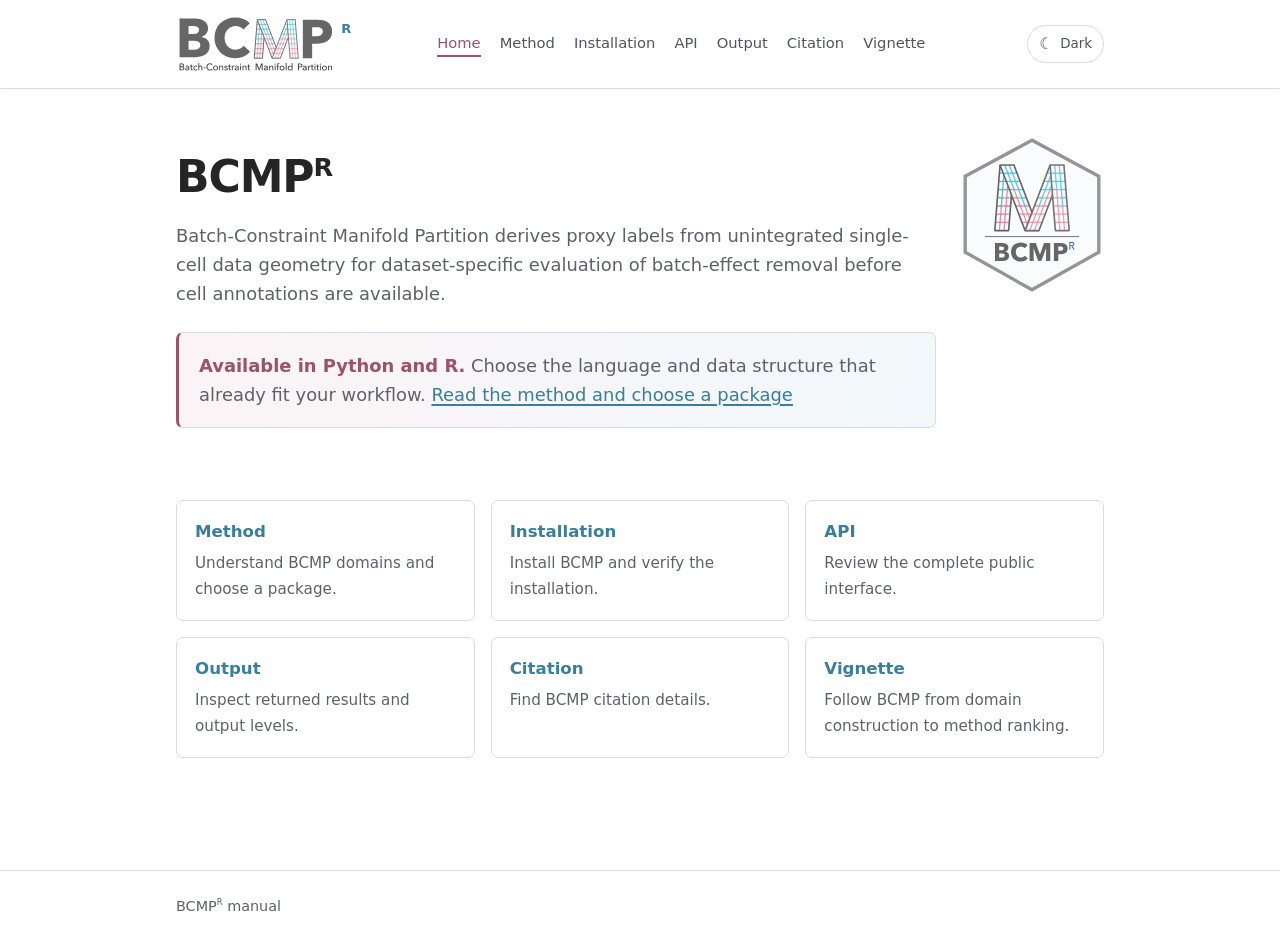
<file: docs/index.html>
<!doctype html>
<html lang="en">
<head>
  <meta charset="utf-8">
  <meta name="viewport" content="width=device-width, initial-scale=1">
  <title>BCMP R</title>
  <link rel="icon" type="image/png" sizes="32x32" href="assets/bcmp-favicon-32.png">
  <link rel="stylesheet" href="style.css?v=20260904-sidebar-spacing-v1">
  <script defer src="theme.js?v=20260823-signature-v3"></script>
</head>
<body>
  <header class="topbar">
    <div class="shell">
      <div class="identity"><a class="brand" href="index.html">BCMP</a><span class="manual-current">R</span></div>
      <nav class="nav" aria-label="Manual">
        <a aria-current="page" href="index.html">Home</a><a href="method.html">Method</a>
        <a href="installation.html">Installation</a><a href="api.html">API</a>
        <a href="output.html">Output</a><a href="citation.html">Citation</a><a href="vignette.html">Vignette</a>
      </nav><button class="theme-toggle" type="button" data-theme-toggle aria-label="Switch to dark mode" title="Switch to dark mode"><span class="theme-toggle__icon" aria-hidden="true">☾</span><span class="theme-toggle__label">Dark</span></button>
    </div>
  </header>
  <main class="shell prose">
    <section class="page-heading page-heading--home">
      <span class="package-badge"><img src="assets/bcmp-r-light.svg" data-theme-src-light="assets/bcmp-r-light.svg" data-theme-src-dark="assets/bcmp-r-dark.svg" alt="BCMP R package logo"></span>
      <h1>BCMP<sup>R</sup></h1>
      <p class="lead">Batch-Constraint Manifold Partition derives proxy labels from unintegrated single-cell data geometry for dataset-specific evaluation of batch-effect removal before cell annotations are available.</p>
      <p class="callout"><strong>Available in Python and R.</strong> Choose the language and data structure that already fit your workflow. <a href="method.html">Read the method and choose a package</a></p>
    </section>
    <section class="grid" aria-label="Manual pages">
      <a class="card" href="method.html"><strong>Method</strong><span>Understand BCMP domains and choose a package.</span></a>
      <a class="card" href="installation.html"><strong>Installation</strong><span>Install BCMP and verify the installation.</span></a>
      <a class="card" href="api.html"><strong>API</strong><span>Review the complete public interface.</span></a>
      <a class="card" href="output.html"><strong>Output</strong><span>Inspect returned results and output levels.</span></a>
      <a class="card" href="citation.html"><strong>Citation</strong><span>Find BCMP citation details.</span></a>
      <a class="card" href="vignette.html"><strong>Vignette</strong><span>Follow BCMP from domain construction to method ranking.</span></a>
    </section>
  </main>
  <footer class="footer"><div class="shell">BCMP<sup>R</sup> manual</div></footer>
</body>
</html>
</file>
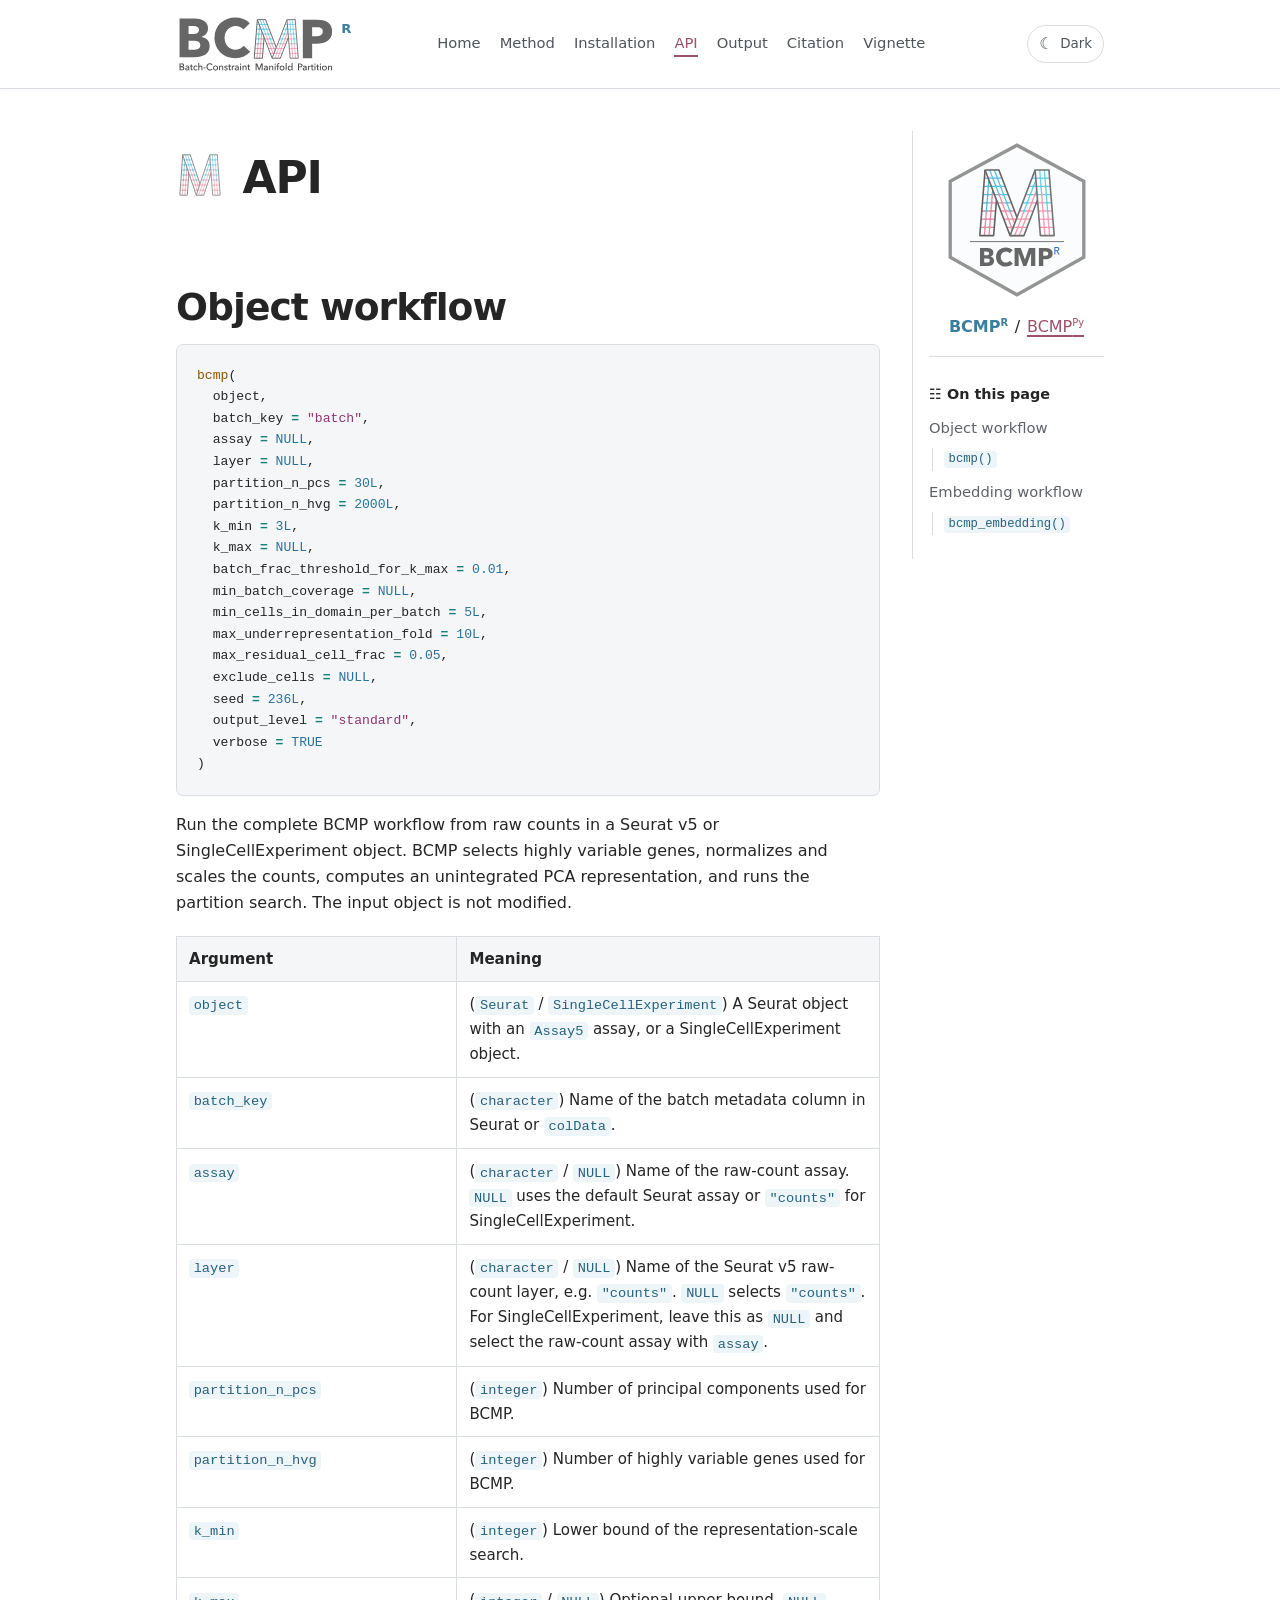
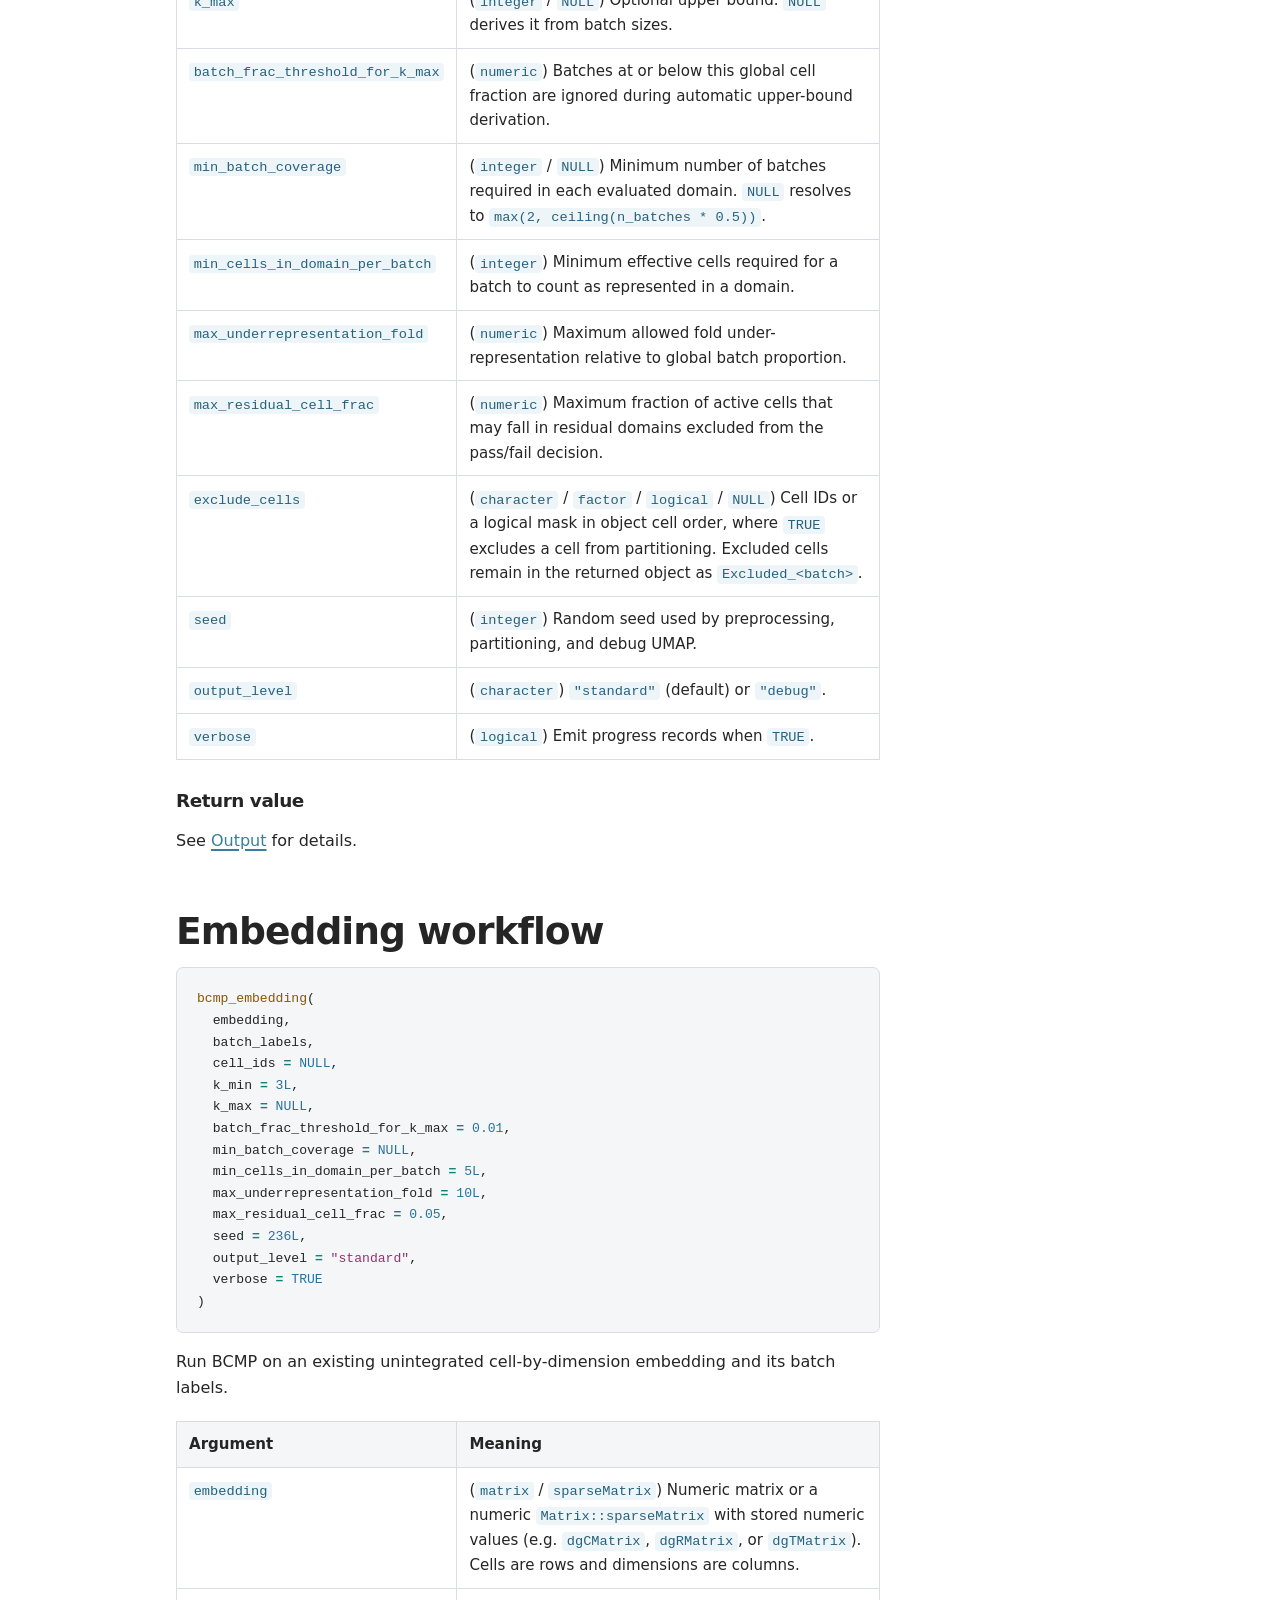
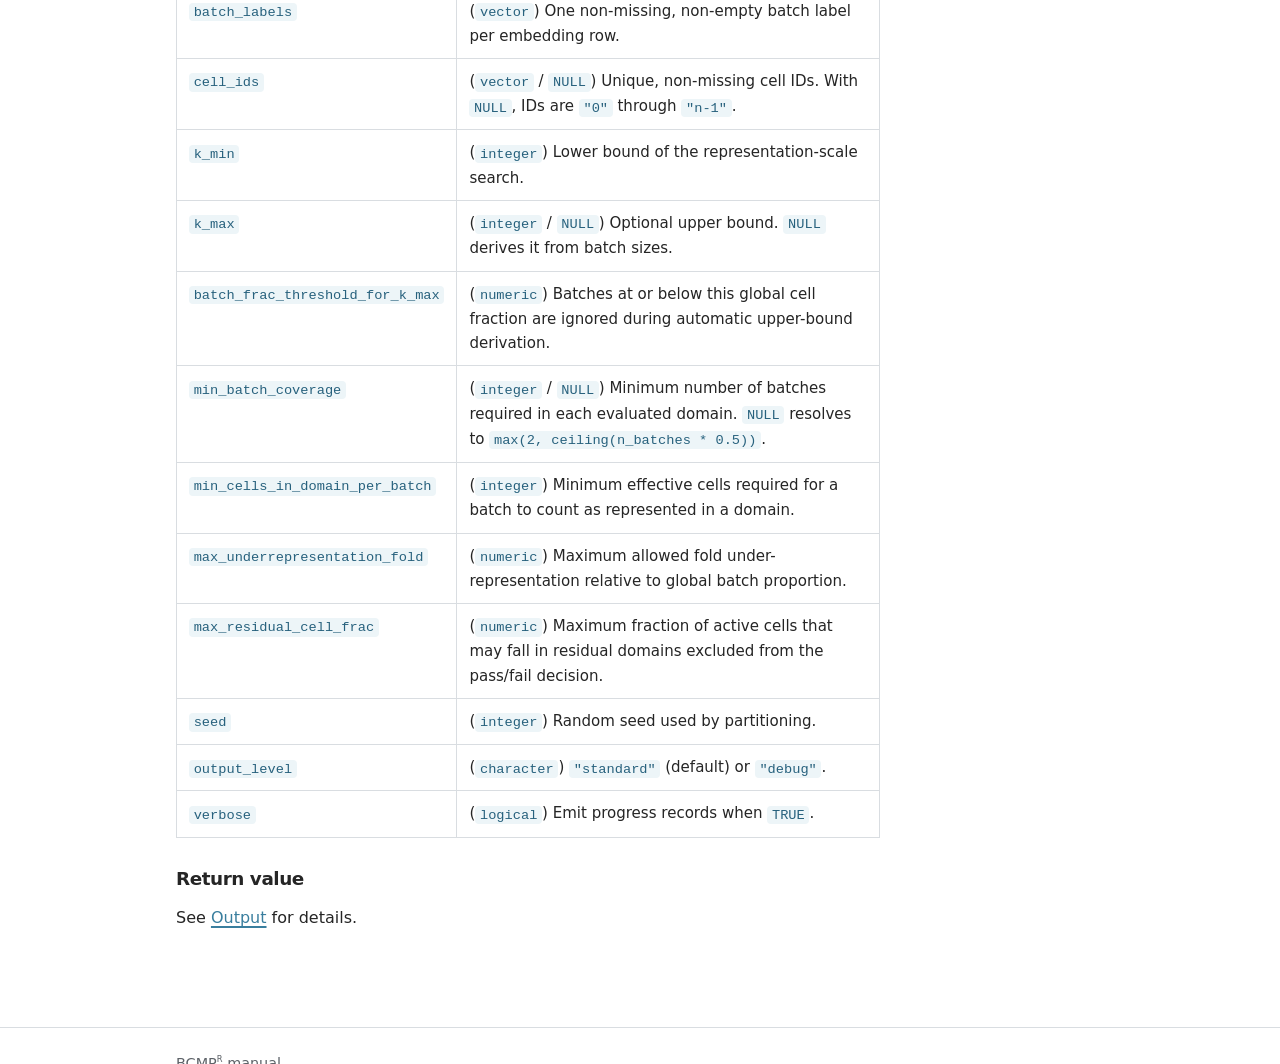
<file: docs/api.html>
<!doctype html>
<html lang="en"><head><meta charset="utf-8"><meta name="viewport" content="width=device-width, initial-scale=1"><title>API — BCMP R</title><link rel="icon" type="image/png" sizes="32x32" href="assets/bcmp-favicon-32.png"><link rel="stylesheet" href="style.css?v=20260904-sidebar-spacing-v1"><script defer src="theme.js?v=20260823-signature-v3"></script></head>
<body>
<header class="topbar"><div class="shell"><div class="identity"><a class="brand" href="index.html">BCMP</a><span class="manual-current">R</span></div><nav class="nav" aria-label="Manual"><a href="index.html">Home</a><a href="method.html">Method</a><a href="installation.html">Installation</a><a aria-current="page" href="api.html">API</a><a href="output.html">Output</a><a href="citation.html">Citation</a><a href="vignette.html">Vignette</a></nav><button class="theme-toggle" type="button" data-theme-toggle aria-label="Switch to dark mode" title="Switch to dark mode"><span class="theme-toggle__icon" aria-hidden="true">☾</span><span class="theme-toggle__label">Dark</span></button></div></header>
<div class="manual-layout shell"><main class="prose">
  <section class="page-heading"><h1>API</h1></section>
  <h2 id="object-workflow">Object workflow</h2>
  <pre id="bcmp" class="api-signature"><code>bcmp(
  object,
  batch_key = "batch",
  assay = NULL,
  layer = NULL,
  partition_n_pcs = 30L,
  partition_n_hvg = 2000L,
  k_min = 3L,
  k_max = NULL,
  batch_frac_threshold_for_k_max = 0.01,
  min_batch_coverage = NULL,
  min_cells_in_domain_per_batch = 5L,
  max_underrepresentation_fold = 10L,
  max_residual_cell_frac = 0.05,
  exclude_cells = NULL,
  seed = 236L,
  output_level = "standard",
  verbose = TRUE
)</code></pre>
  <p>Run the complete BCMP workflow from raw counts in a Seurat v5 or SingleCellExperiment object. BCMP selects highly variable genes, normalizes and scales the counts, computes an unintegrated PCA representation, and runs the partition search. The input object is not modified.</p>
  <table><thead><tr><th>Argument</th><th>Meaning</th></tr></thead><tbody>
    <tr><td><code>object</code></td><td>(<code>Seurat</code> / <code>SingleCellExperiment</code>) A Seurat object with an <code>Assay5</code> assay, or a SingleCellExperiment object.</td></tr>
    <tr><td><code>batch_key</code></td><td>(<code>character</code>) Name of the batch metadata column in Seurat or <code>colData</code>.</td></tr>
    <tr><td><code>assay</code></td><td>(<code>character</code> / <code>NULL</code>) Name of the raw-count assay. <code>NULL</code> uses the default Seurat assay or <code>"counts"</code> for SingleCellExperiment.</td></tr>
    <tr><td><code>layer</code></td><td>(<code>character</code> / <code>NULL</code>) Name of the Seurat v5 raw-count layer, e.g. <code>"counts"</code>. <code>NULL</code> selects <code>"counts"</code>. For SingleCellExperiment, leave this as <code>NULL</code> and select the raw-count assay with <code>assay</code>.</td></tr>
    <tr><td><code>partition_n_pcs</code></td><td>(<code>integer</code>) Number of principal components used for BCMP.</td></tr>
    <tr><td><code>partition_n_hvg</code></td><td>(<code>integer</code>) Number of highly variable genes used for BCMP.</td></tr>
    <tr><td><code>k_min</code></td><td>(<code>integer</code>) Lower bound of the representation-scale search.</td></tr>
    <tr><td><code>k_max</code></td><td>(<code>integer</code> / <code>NULL</code>) Optional upper bound. <code>NULL</code> derives it from batch sizes.</td></tr>
    <tr><td><code>batch_frac_threshold_for_k_max</code></td><td>(<code>numeric</code>) Batches at or below this global cell fraction are ignored during automatic upper-bound derivation.</td></tr>
    <tr><td><code>min_batch_coverage</code></td><td>(<code>integer</code> / <code>NULL</code>) Minimum number of batches required in each evaluated domain. <code>NULL</code> resolves to <code>max(2, ceiling(n_batches * 0.5))</code>.</td></tr>
    <tr><td><code>min_cells_in_domain_per_batch</code></td><td>(<code>integer</code>) Minimum effective cells required for a batch to count as represented in a domain.</td></tr>
    <tr><td><code>max_underrepresentation_fold</code></td><td>(<code>numeric</code>) Maximum allowed fold under-representation relative to global batch proportion.</td></tr>
    <tr><td><code>max_residual_cell_frac</code></td><td>(<code>numeric</code>) Maximum fraction of active cells that may fall in residual domains excluded from the pass/fail decision.</td></tr>
    <tr><td><code>exclude_cells</code></td><td>(<code>character</code> / <code>factor</code> / <code>logical</code> / <code>NULL</code>) Cell IDs or a logical mask in object cell order, where <code>TRUE</code> excludes a cell from partitioning. Excluded cells remain in the returned object as <code>Excluded_&lt;batch&gt;</code>.</td></tr>
    <tr><td><code>seed</code></td><td>(<code>integer</code>) Random seed used by preprocessing, partitioning, and debug UMAP.</td></tr>
    <tr><td><code>output_level</code></td><td>(<code>character</code>) <code>"standard"</code> (default) or <code>"debug"</code>.</td></tr>
    <tr><td><code>verbose</code></td><td>(<code>logical</code>) Emit progress records when <code>TRUE</code>.</td></tr>
  </tbody></table>
  <h3>Return value</h3>
  <p>See <a href="output.html">Output</a> for details.</p>
  <h2 id="embedding-workflow">Embedding workflow</h2>
  <pre id="bcmp-embedding" class="api-signature"><code>bcmp_embedding(
  embedding,
  batch_labels,
  cell_ids = NULL,
  k_min = 3L,
  k_max = NULL,
  batch_frac_threshold_for_k_max = 0.01,
  min_batch_coverage = NULL,
  min_cells_in_domain_per_batch = 5L,
  max_underrepresentation_fold = 10L,
  max_residual_cell_frac = 0.05,
  seed = 236L,
  output_level = "standard",
  verbose = TRUE
)</code></pre>
  <p>Run BCMP on an existing unintegrated cell-by-dimension embedding and its batch labels.</p>
  <table><thead><tr><th>Argument</th><th>Meaning</th></tr></thead><tbody>
    <tr><td><code>embedding</code></td><td>(<code>matrix</code> / <code>sparseMatrix</code>) Numeric matrix or a numeric <code>Matrix::sparseMatrix</code> with stored numeric values (e.g. <code>dgCMatrix</code>, <code>dgRMatrix</code>, or <code>dgTMatrix</code>). Cells are rows and dimensions are columns.</td></tr>
    <tr><td><code>batch_labels</code></td><td>(<code>vector</code>) One non-missing, non-empty batch label per embedding row.</td></tr>
    <tr><td><code>cell_ids</code></td><td>(<code>vector</code> / <code>NULL</code>) Unique, non-missing cell IDs. With <code>NULL</code>, IDs are <code>"0"</code> through <code>"n-1"</code>.</td></tr>
    <tr><td><code>k_min</code></td><td>(<code>integer</code>) Lower bound of the representation-scale search.</td></tr>
    <tr><td><code>k_max</code></td><td>(<code>integer</code> / <code>NULL</code>) Optional upper bound. <code>NULL</code> derives it from batch sizes.</td></tr>
    <tr><td><code>batch_frac_threshold_for_k_max</code></td><td>(<code>numeric</code>) Batches at or below this global cell fraction are ignored during automatic upper-bound derivation.</td></tr>
    <tr><td><code>min_batch_coverage</code></td><td>(<code>integer</code> / <code>NULL</code>) Minimum number of batches required in each evaluated domain. <code>NULL</code> resolves to <code>max(2, ceiling(n_batches * 0.5))</code>.</td></tr>
    <tr><td><code>min_cells_in_domain_per_batch</code></td><td>(<code>integer</code>) Minimum effective cells required for a batch to count as represented in a domain.</td></tr>
    <tr><td><code>max_underrepresentation_fold</code></td><td>(<code>numeric</code>) Maximum allowed fold under-representation relative to global batch proportion.</td></tr>
    <tr><td><code>max_residual_cell_frac</code></td><td>(<code>numeric</code>) Maximum fraction of active cells that may fall in residual domains excluded from the pass/fail decision.</td></tr>
    <tr><td><code>seed</code></td><td>(<code>integer</code>) Random seed used by partitioning.</td></tr>
    <tr><td><code>output_level</code></td><td>(<code>character</code>) <code>"standard"</code> (default) or <code>"debug"</code>.</td></tr>
    <tr><td><code>verbose</code></td><td>(<code>logical</code>) Emit progress records when <code>TRUE</code>.</td></tr>
  </tbody></table>
  <h3>Return value</h3>
  <p>See <a href="output.html">Output</a> for details.</p>
</main><aside class="manual-aside" aria-label="BCMP package manuals"><img class="manual-aside__logo" src="assets/bcmp-r-light.svg" data-theme-src-light="assets/bcmp-r-light.svg" data-theme-src-dark="assets/bcmp-r-dark.svg" alt="BCMP R package logo"><div class="manual-aside__switcher"><span class="manual-aside__current" aria-current="page">BCMP<sup>R</sup></span><span aria-hidden="true">/</span><a href="https://guan-pujun.github.io/bcmp-python/">BCMP<sup>Py</sup></a></div><nav class="manual-aside__toc" aria-label="On this page"><strong>☷ On this page</strong><div class="manual-aside__toc-group"><a href="#object-workflow">Object workflow</a><div class="manual-aside__toc-sub"><a href="#bcmp"><code>bcmp()</code></a></div></div><div class="manual-aside__toc-group"><a href="#embedding-workflow">Embedding workflow</a><div class="manual-aside__toc-sub"><a href="#bcmp-embedding"><code>bcmp_embedding()</code></a></div></div></nav></aside></div><footer class="footer"><div class="shell">BCMP<sup>R</sup> manual</div></footer>
</body></html>
</file>
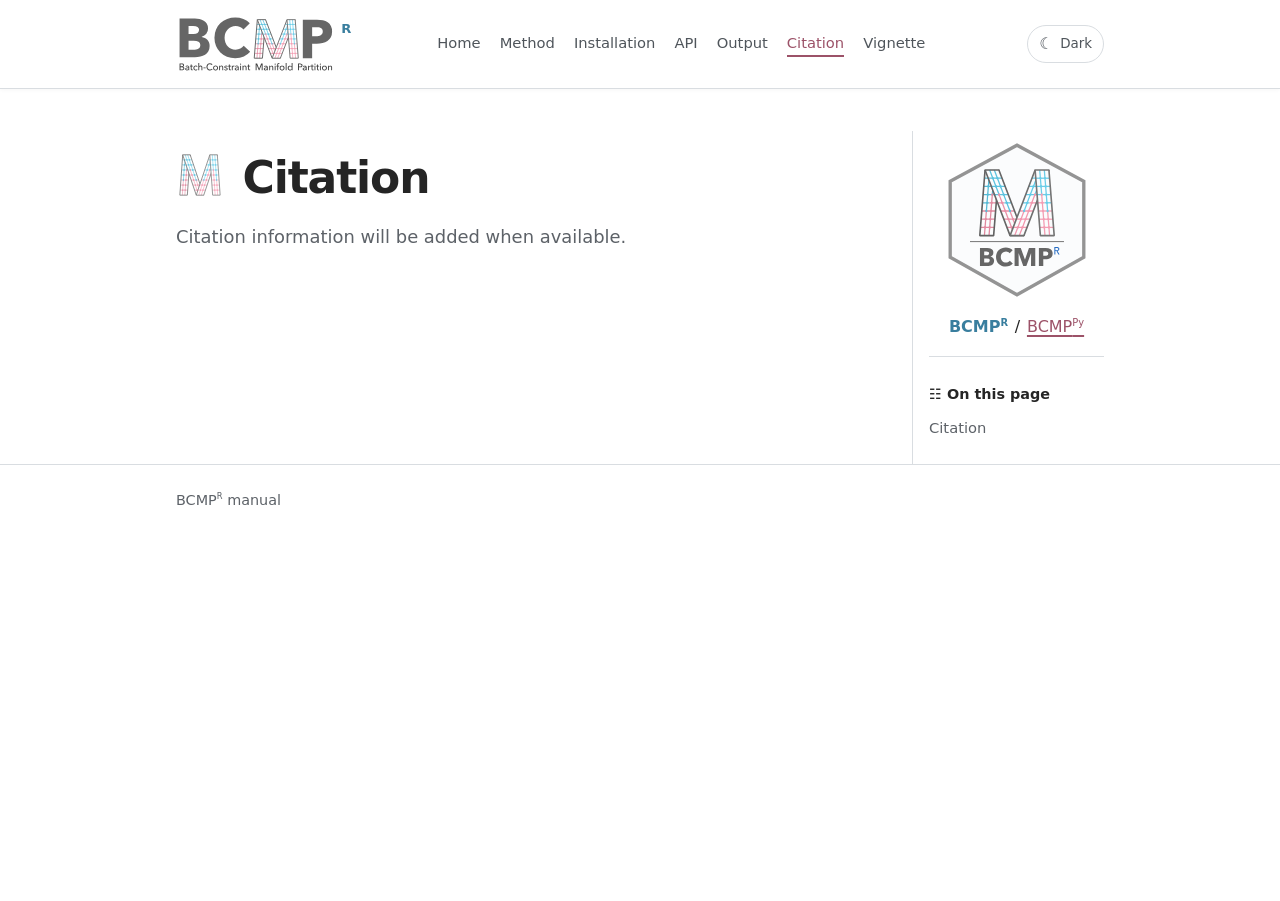
<file: docs/citation.html>
<!doctype html>
<html lang="en"><head><meta charset="utf-8"><meta name="viewport" content="width=device-width, initial-scale=1"><title>Citation — BCMP R</title><link rel="icon" type="image/png" sizes="32x32" href="assets/bcmp-favicon-32.png"><link rel="stylesheet" href="style.css?v=20260904-sidebar-spacing-v1"><script defer src="theme.js?v=20260823-signature-v3"></script></head>
<body>
<header class="topbar"><div class="shell"><div class="identity"><a class="brand" href="index.html">BCMP</a><span class="manual-current">R</span></div><nav class="nav" aria-label="Manual"><a href="index.html">Home</a><a href="method.html">Method</a><a href="installation.html">Installation</a><a href="api.html">API</a><a href="output.html">Output</a><a aria-current="page" href="citation.html">Citation</a><a href="vignette.html">Vignette</a></nav><button class="theme-toggle" type="button" data-theme-toggle aria-label="Switch to dark mode" title="Switch to dark mode"><span class="theme-toggle__icon" aria-hidden="true">☾</span><span class="theme-toggle__label">Dark</span></button></div></header>
<div class="manual-layout shell"><main class="prose"><section class="page-heading"><h1 id="citation">Citation</h1><p>Citation information will be added when available.</p></section></main><aside class="manual-aside" aria-label="BCMP package manuals"><img class="manual-aside__logo" src="assets/bcmp-r-light.svg" data-theme-src-light="assets/bcmp-r-light.svg" data-theme-src-dark="assets/bcmp-r-dark.svg" alt="BCMP R package logo"><div class="manual-aside__switcher"><span class="manual-aside__current" aria-current="page">BCMP<sup>R</sup></span><span aria-hidden="true">/</span><a href="https://guan-pujun.github.io/bcmp-python/">BCMP<sup>Py</sup></a></div><nav class="manual-aside__toc" aria-label="On this page"><strong>☷ On this page</strong><a href="#citation">Citation</a></nav></aside></div>
<footer class="footer"><div class="shell">BCMP<sup>R</sup> manual</div></footer>
</body></html>
</file>
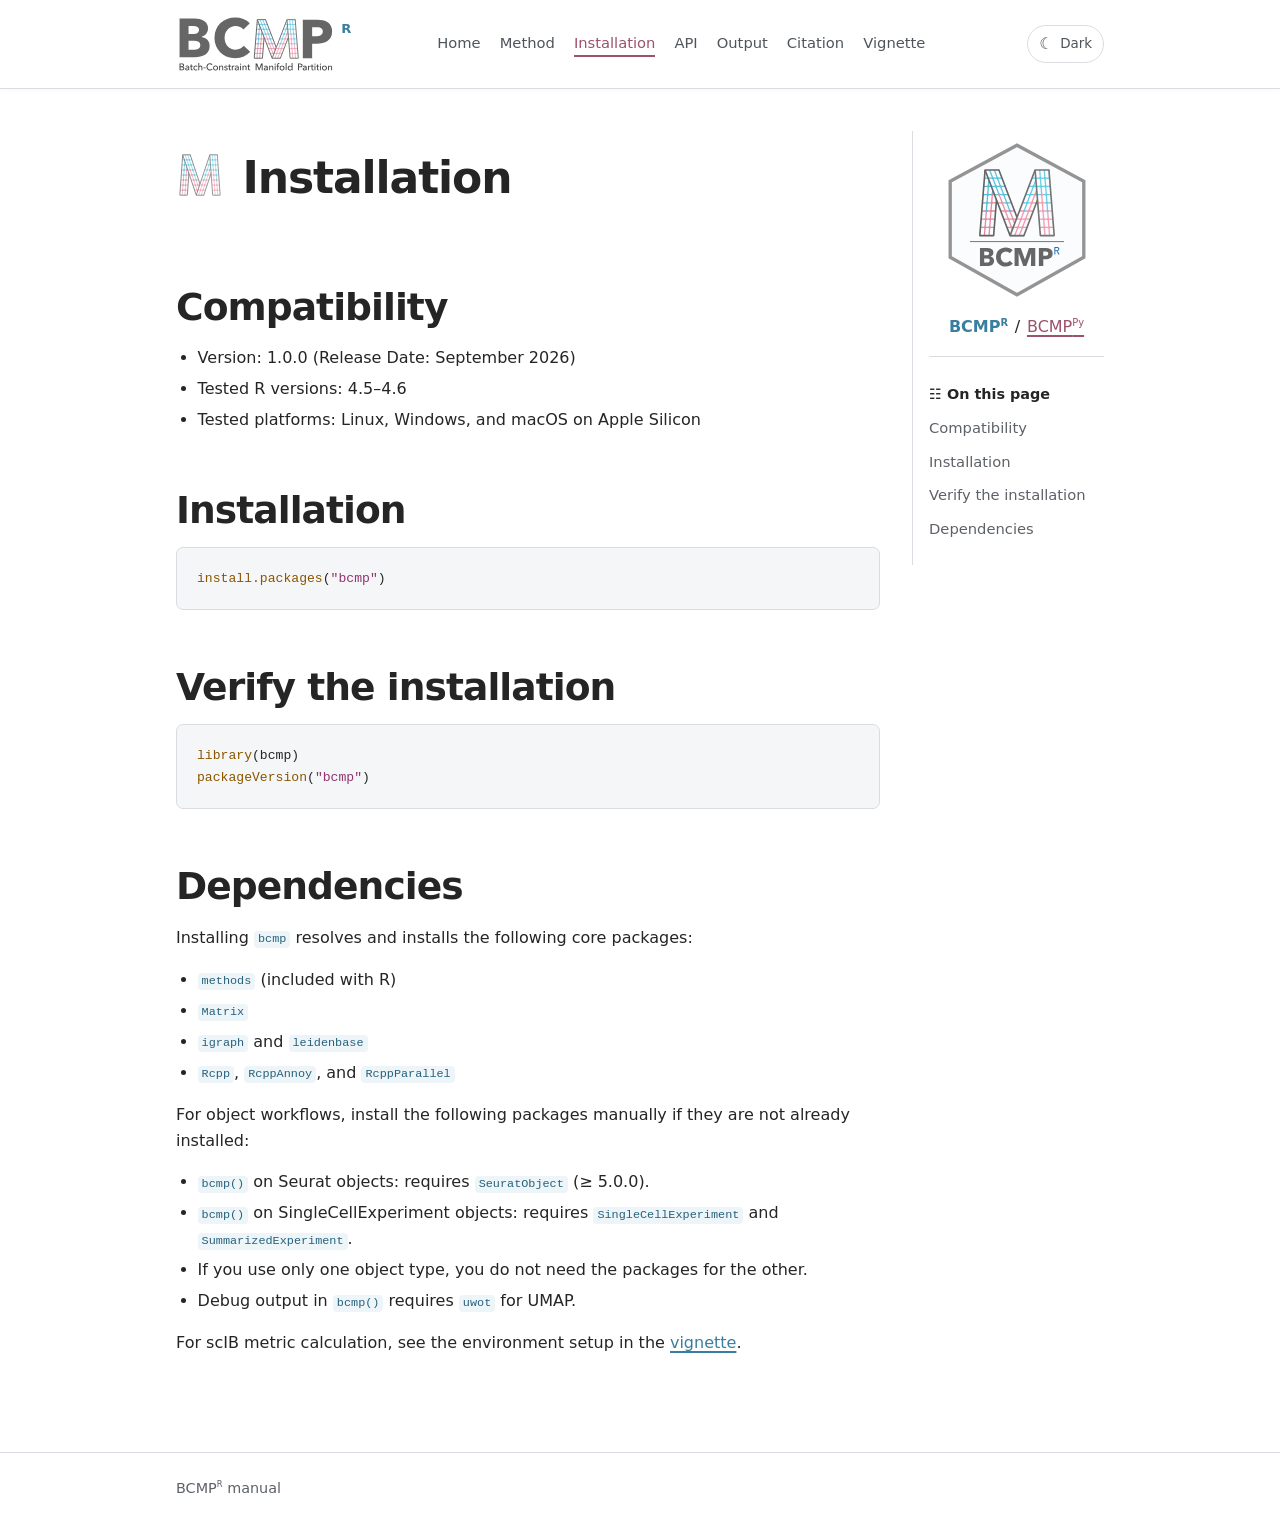
<file: docs/installation.html>
<!doctype html>
<html lang="en"><head><meta charset="utf-8"><meta name="viewport" content="width=device-width, initial-scale=1"><title>Installation — BCMP R</title><link rel="icon" type="image/png" sizes="32x32" href="assets/bcmp-favicon-32.png"><link rel="stylesheet" href="style.css?v=20260904-sidebar-spacing-v1"><script defer src="theme.js?v=20260823-signature-v3"></script></head>
<body>
<header class="topbar"><div class="shell"><div class="identity"><a class="brand" href="index.html">BCMP</a><span class="manual-current">R</span></div><nav class="nav" aria-label="Manual"><a href="index.html">Home</a><a href="method.html">Method</a><a aria-current="page" href="installation.html">Installation</a><a href="api.html">API</a><a href="output.html">Output</a><a href="citation.html">Citation</a><a href="vignette.html">Vignette</a></nav><button class="theme-toggle" type="button" data-theme-toggle aria-label="Switch to dark mode" title="Switch to dark mode"><span class="theme-toggle__icon" aria-hidden="true">☾</span><span class="theme-toggle__label">Dark</span></button></div></header>
<div class="manual-layout shell"><main class="prose">
  <section class="page-heading"><h1>Installation</h1></section>
  <h2 id="compatibility">Compatibility</h2><ul><li>Version: 1.0.0 (Release Date: September 2026)</li><li>Tested R versions: 4.5–4.6</li><li>Tested platforms: Linux, Windows, and macOS on Apple Silicon</li></ul>
  <h2 id="install-from-cran">Installation</h2><pre><code>install.packages("bcmp")</code></pre>
  <h2 id="verify-the-installation">Verify the installation</h2>
  <pre><code>library(bcmp)
packageVersion("bcmp")</code></pre>
  <h2 id="dependencies">Dependencies</h2><p>Installing <code>bcmp</code> resolves and installs the following core packages:</p><ul><li><code>methods</code> (included with R)</li><li><code>Matrix</code></li><li><code>igraph</code> and <code>leidenbase</code></li><li><code>Rcpp</code>, <code>RcppAnnoy</code>, and <code>RcppParallel</code></li></ul><p>For object workflows, install the following packages manually if they are not already installed:</p><ul><li><code>bcmp()</code> on Seurat objects: requires <code>SeuratObject</code> (&ge; 5.0.0).</li><li><code>bcmp()</code> on SingleCellExperiment objects: requires <code>SingleCellExperiment</code> and <code>SummarizedExperiment</code>.</li><li>If you use only one object type, you do not need the packages for the other.</li><li>Debug output in <code>bcmp()</code> requires <code>uwot</code> for UMAP.</li></ul><p>For scIB metric calculation, see the environment setup in the <a href="vignette.html#set-up-the-environment">vignette</a>.</p>
</main><aside class="manual-aside" aria-label="BCMP package manuals"><img class="manual-aside__logo" src="assets/bcmp-r-light.svg" data-theme-src-light="assets/bcmp-r-light.svg" data-theme-src-dark="assets/bcmp-r-dark.svg" alt="BCMP R package logo"><div class="manual-aside__switcher"><span class="manual-aside__current" aria-current="page">BCMP<sup>R</sup></span><span aria-hidden="true">/</span><a href="https://guan-pujun.github.io/bcmp-python/">BCMP<sup>Py</sup></a></div><nav class="manual-aside__toc" aria-label="On this page"><strong>☷ On this page</strong><a href="#compatibility">Compatibility</a><a href="#install-from-cran">Installation</a><a href="#verify-the-installation">Verify the installation</a><a href="#dependencies">Dependencies</a></nav></aside></div><footer class="footer"><div class="shell">BCMP<sup>R</sup> manual</div></footer>
</body></html>
</file>
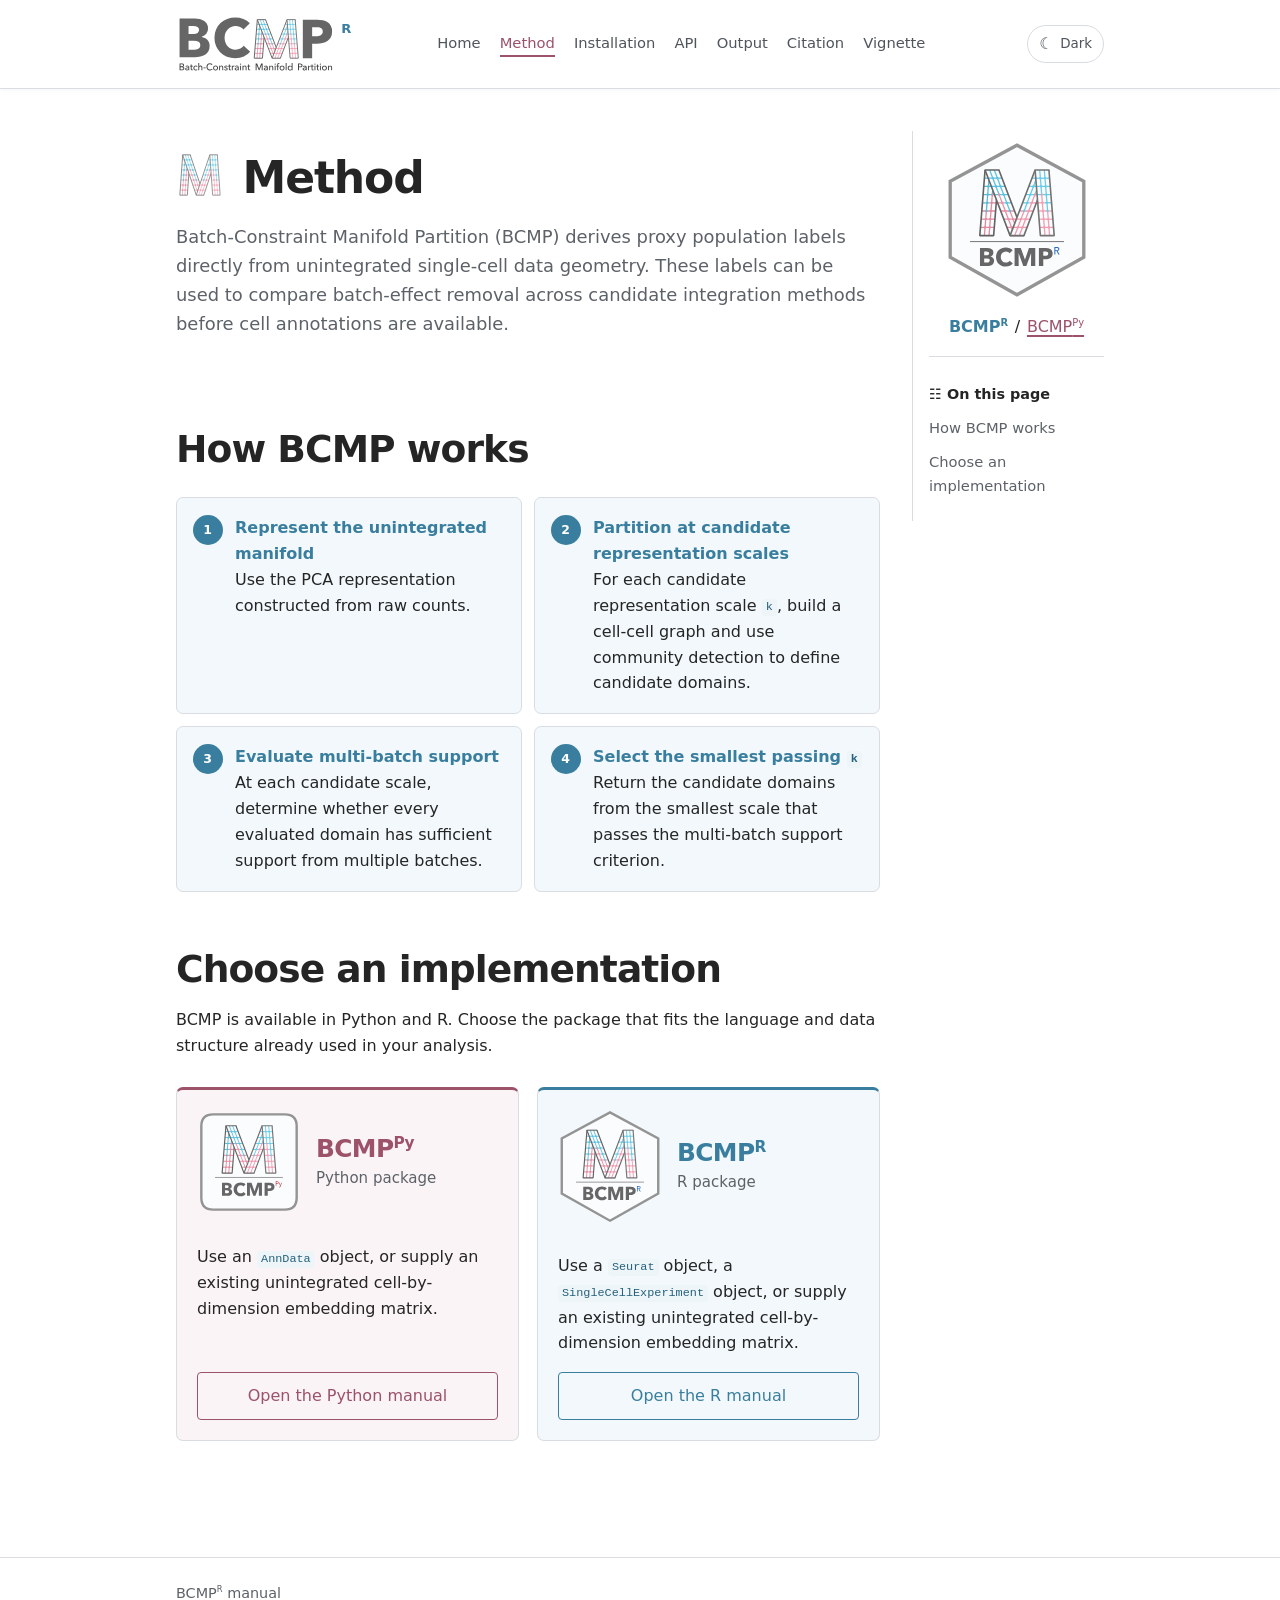
<file: docs/method.html>
<!doctype html>
<html lang="en"><head><meta charset="utf-8"><meta name="viewport" content="width=device-width, initial-scale=1"><title>Method — BCMP R</title><link rel="icon" type="image/png" sizes="32x32" href="assets/bcmp-favicon-32.png"><link rel="stylesheet" href="style.css?v=20260904-sidebar-spacing-v1"><script defer src="theme.js?v=20260823-signature-v3"></script></head>
<body>
<header class="topbar"><div class="shell"><div class="identity"><a class="brand" href="index.html">BCMP</a><span class="manual-current">R</span></div><nav class="nav" aria-label="Manual"><a href="index.html">Home</a><a aria-current="page" href="method.html">Method</a><a href="installation.html">Installation</a><a href="api.html">API</a><a href="output.html">Output</a><a href="citation.html">Citation</a><a href="vignette.html">Vignette</a></nav><button class="theme-toggle" type="button" data-theme-toggle aria-label="Switch to dark mode" title="Switch to dark mode"><span class="theme-toggle__icon" aria-hidden="true">☾</span><span class="theme-toggle__label">Dark</span></button></div></header>
<div class="manual-layout shell"><main class="prose">
  <section class="page-heading"><h1>Method</h1><p>Batch-Constraint Manifold Partition (BCMP) derives proxy population labels directly from unintegrated single-cell data geometry. These labels can be used to compare batch-effect removal across candidate integration methods before cell annotations are available.</p></section>
  <h2 id="how-bcmp-works">How BCMP works</h2>
  <div class="flow">
    <div class="step"><b>1</b><strong>Represent the unintegrated manifold</strong><br>Use the PCA representation constructed from raw counts.</div>
    <div class="step"><b>2</b><strong>Partition at candidate representation scales</strong><br>For each candidate representation scale <code>k</code>, build a cell-cell graph and use community detection to define candidate domains.</div>
    <div class="step"><b>3</b><strong>Evaluate multi-batch support</strong><br>At each candidate scale, determine whether every evaluated domain has sufficient support from multiple batches.</div>
    <div class="step"><b>4</b><strong>Select the smallest passing <code>k</code></strong><br>Return the candidate domains from the smallest scale that passes the multi-batch support criterion.</div>
  </div>
  <h2 id="choose-an-implementation">Choose an implementation</h2>
  <p>BCMP is available in Python and R. Choose the package that fits the language and data structure already used in your analysis.</p>
  <div class="choice-grid">
    <article class="choice-card choice-card--py">
      <div class="choice-card__header"><span class="choice-card__logo"><img src="assets/bcmp-python-light.svg" data-theme-src-light="assets/bcmp-python-light.svg" data-theme-src-dark="assets/bcmp-python-dark.svg" alt="BCMP Py package logo"></span><div><h3>BCMP<sup>Py</sup></h3><p>Python package</p></div></div>
      <p>Use an <code>AnnData</code> object, or supply an existing unintegrated cell-by-dimension embedding matrix.</p>
      <a class="choice-card__action" href="https://guan-pujun.github.io/bcmp-python/">Open the Python manual</a>
    </article>
    <article class="choice-card choice-card--r">
      <div class="choice-card__header"><span class="choice-card__logo"><img src="assets/bcmp-r-light.svg" data-theme-src-light="assets/bcmp-r-light.svg" data-theme-src-dark="assets/bcmp-r-dark.svg" alt="BCMP R package logo"></span><div><h3>BCMP<sup>R</sup></h3><p>R package</p></div></div>
      <p>Use a <code>Seurat</code> object, a <code>SingleCellExperiment</code> object, or supply an existing unintegrated cell-by-dimension embedding matrix.</p>
      <a class="choice-card__action" href="installation.html">Open the R manual</a>
    </article>
  </div>
</main><aside class="manual-aside" aria-label="BCMP package manuals"><img class="manual-aside__logo" src="assets/bcmp-r-light.svg" data-theme-src-light="assets/bcmp-r-light.svg" data-theme-src-dark="assets/bcmp-r-dark.svg" alt="BCMP R package logo"><div class="manual-aside__switcher"><span class="manual-aside__current" aria-current="page">BCMP<sup>R</sup></span><span aria-hidden="true">/</span><a href="https://guan-pujun.github.io/bcmp-python/">BCMP<sup>Py</sup></a></div><nav class="manual-aside__toc" aria-label="On this page"><strong>☷ On this page</strong><a href="#how-bcmp-works">How BCMP works</a><a href="#choose-an-implementation">Choose an implementation</a></nav></aside></div>
<footer class="footer"><div class="shell">BCMP<sup>R</sup> manual</div></footer>
</body></html>
</file>
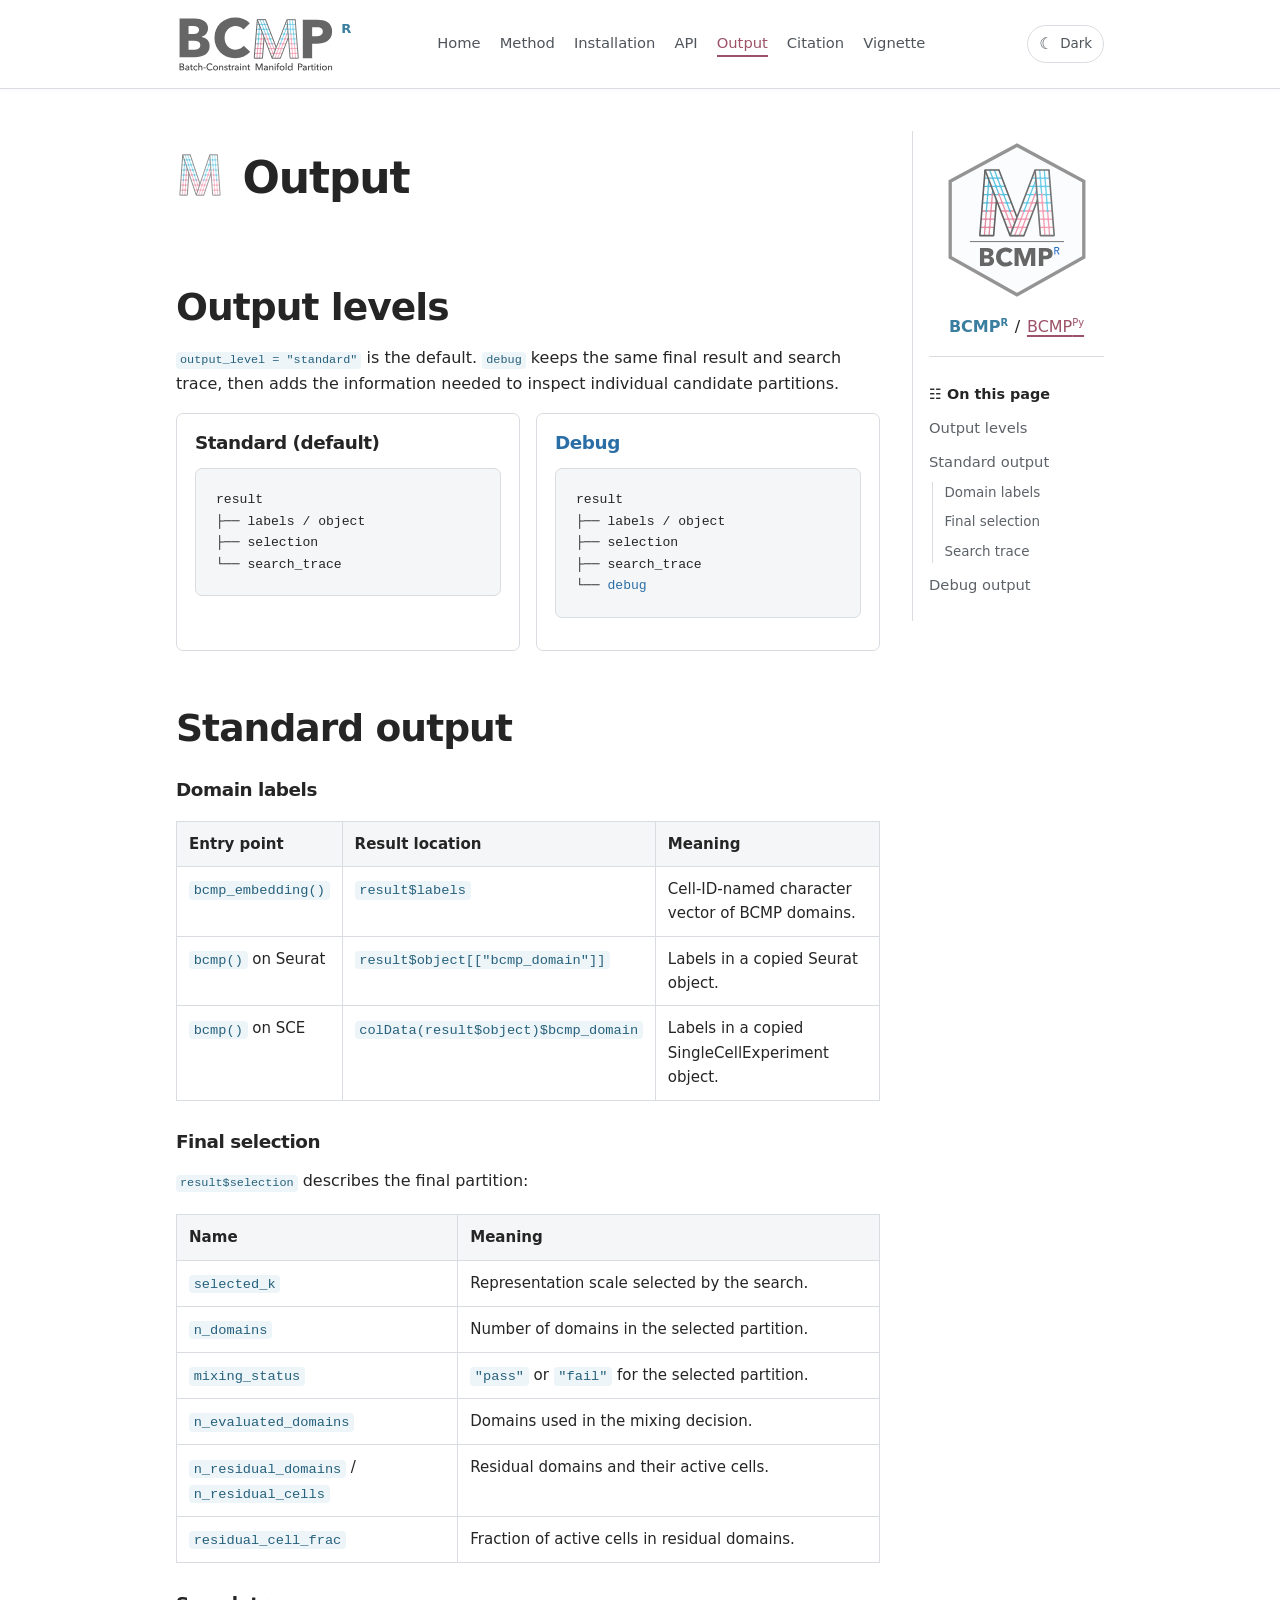
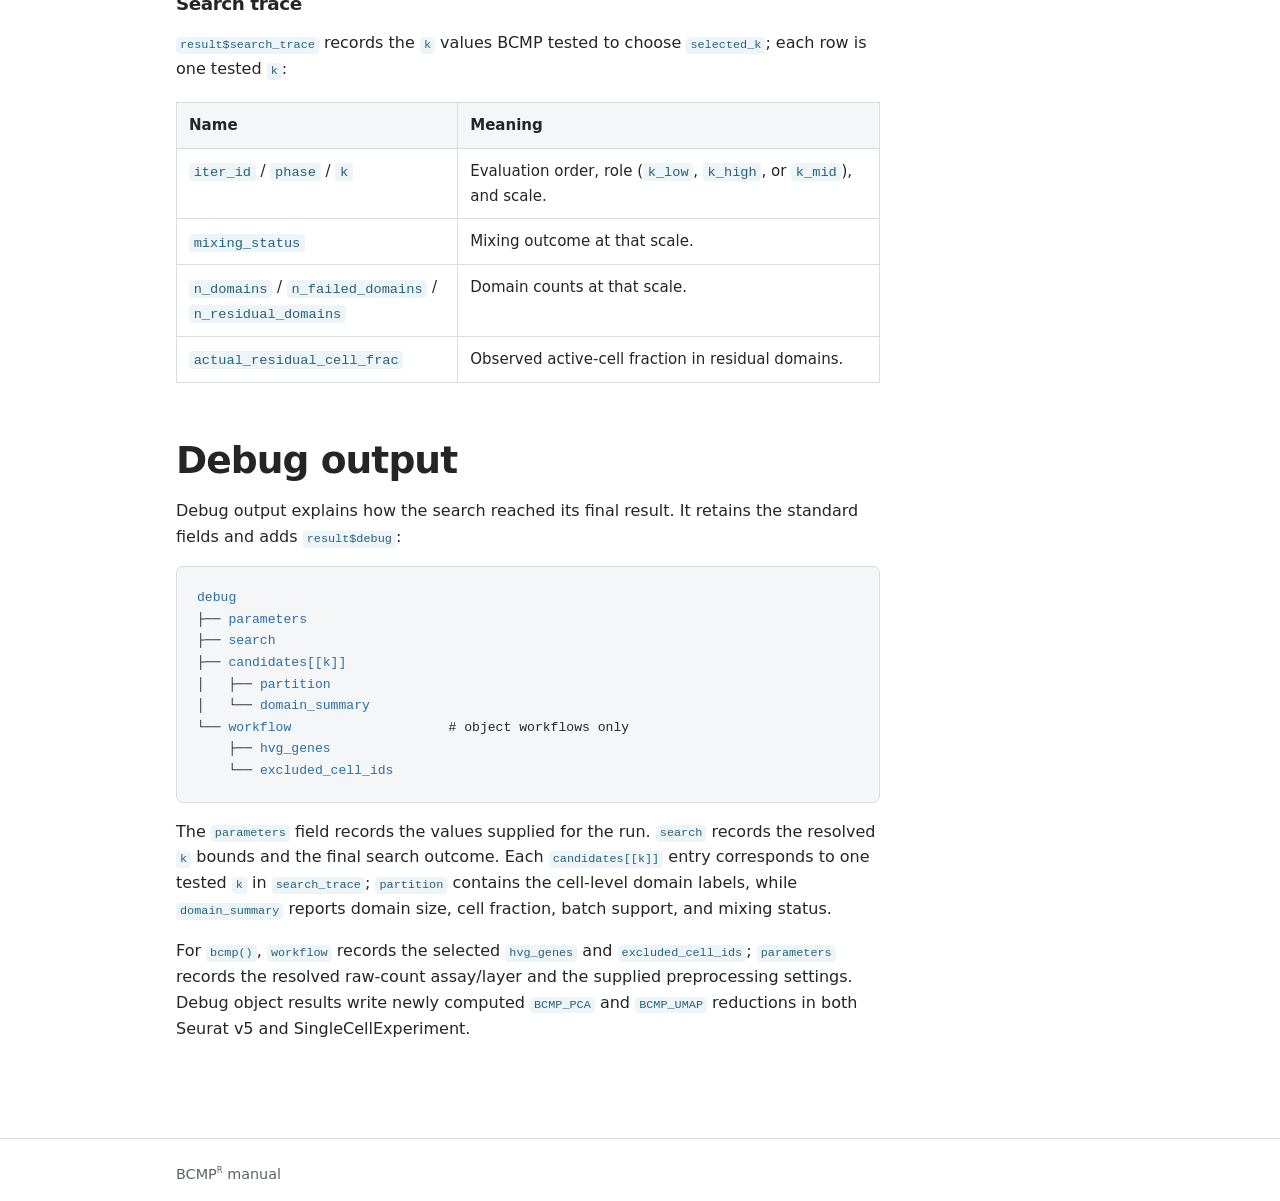
<file: docs/output.html>
<!doctype html>
<html lang="en"><head><meta charset="utf-8"><meta name="viewport" content="width=device-width, initial-scale=1"><title>Output — BCMP R</title><link rel="icon" type="image/png" sizes="32x32" href="assets/bcmp-favicon-32.png"><link rel="stylesheet" href="style.css?v=20260906-output-card-links-v1"><script defer src="theme.js?v=20260823-signature-v3"></script></head>
<body>
<header class="topbar"><div class="shell"><div class="identity"><a class="brand" href="index.html">BCMP</a><span class="manual-current">R</span></div><nav class="nav" aria-label="Manual"><a href="index.html">Home</a><a href="method.html">Method</a><a href="installation.html">Installation</a><a href="api.html">API</a><a aria-current="page" href="output.html">Output</a><a href="citation.html">Citation</a><a href="vignette.html">Vignette</a></nav><button class="theme-toggle" type="button" data-theme-toggle aria-label="Switch to dark mode" title="Switch to dark mode"><span class="theme-toggle__icon" aria-hidden="true">☾</span><span class="theme-toggle__label">Dark</span></button></div></header>
<div class="manual-layout shell"><main class="prose">
  <section class="page-heading"><h1>Output</h1></section>
  <h2 id="output-levels">Output levels</h2>
  <p><code>output_level = "standard"</code> is the default. <code>debug</code> keeps the same final result and search trace, then adds the information needed to inspect individual candidate partitions.</p>
  <div class="output-grid">
    <div class="output-card"><h3><a href="#standard-output">Standard (default)</a></h3><pre><code>result
├── labels / object
├── selection
└── search_trace</code></pre></div>
    <div class="output-card"><h3 class="bcmp-debug"><a href="#debug-output">Debug</a></h3><pre><code>result
├── labels / object
├── selection
├── search_trace
└── <span class="bcmp-debug">debug</span></code></pre></div>
  </div>
  <h2 id="standard-output">Standard output</h2>
  <h3 id="domain-labels">Domain labels</h3>
  <table><thead><tr><th>Entry point</th><th>Result location</th><th>Meaning</th></tr></thead><tbody>
    <tr><td><code>bcmp_embedding()</code></td><td><code>result$labels</code></td><td>Cell-ID-named character vector of BCMP domains.</td></tr>
    <tr><td><code>bcmp()</code> on Seurat</td><td><code>result$object[["bcmp_domain"]]</code></td><td>Labels in a copied Seurat object.</td></tr>
    <tr><td><code>bcmp()</code> on SCE</td><td><code>colData(result$object)$bcmp_domain</code></td><td>Labels in a copied SingleCellExperiment object.</td></tr>
  </tbody></table>
  <h3 id="final-selection">Final selection</h3>
  <p><code>result$selection</code> describes the final partition:</p>
  <table class="output-fields"><thead><tr><th>Name</th><th>Meaning</th></tr></thead><tbody>
    <tr><td><code>selected_k</code></td><td>Representation scale selected by the search.</td></tr>
    <tr><td><code>n_domains</code></td><td>Number of domains in the selected partition.</td></tr>
    <tr><td><code>mixing_status</code></td><td><code>"pass"</code> or <code>"fail"</code> for the selected partition.</td></tr>
    <tr><td><code>n_evaluated_domains</code></td><td>Domains used in the mixing decision.</td></tr>
    <tr><td><code>n_residual_domains</code> / <code>n_residual_cells</code></td><td>Residual domains and their active cells.</td></tr>
    <tr><td><code>residual_cell_frac</code></td><td>Fraction of active cells in residual domains.</td></tr>
  </tbody></table>
  <h3 id="search-trace">Search trace</h3>
  <p><code>result$search_trace</code> records the <code>k</code> values BCMP tested to choose <code>selected_k</code>; each row is one tested <code>k</code>:</p>
  <table class="output-fields"><thead><tr><th>Name</th><th>Meaning</th></tr></thead><tbody>
    <tr><td><code>iter_id</code> / <code>phase</code> / <code>k</code></td><td>Evaluation order, role (<code>k_low</code>, <code>k_high</code>, or <code>k_mid</code>), and scale.</td></tr>
    <tr><td><code>mixing_status</code></td><td>Mixing outcome at that scale.</td></tr>
    <tr><td><code>n_domains</code> / <code>n_failed_domains</code> / <code>n_residual_domains</code></td><td>Domain counts at that scale.</td></tr>
    <tr><td><code>actual_residual_cell_frac</code></td><td>Observed active-cell fraction in residual domains.</td></tr>
  </tbody></table>
  <h2 id="debug-output">Debug output</h2>
  <p>Debug output explains how the search reached its final result. It retains the standard fields and adds <code>result$debug</code>:</p>
  <pre><code><span class="bcmp-debug">debug</span>
├── <span class="bcmp-debug">parameters</span>
├── <span class="bcmp-debug">search</span>
├── <span class="bcmp-debug">candidates[[k]]</span>
│   ├── <span class="bcmp-debug">partition</span>
│   └── <span class="bcmp-debug">domain_summary</span>
└── <span class="bcmp-debug">workflow</span>                    # object workflows only
    ├── <span class="bcmp-debug">hvg_genes</span>
    └── <span class="bcmp-debug">excluded_cell_ids</span></code></pre>
  <p>The <code>parameters</code> field records the values supplied for the run. <code>search</code> records the resolved <code>k</code> bounds and the final search outcome. Each <code>candidates[[k]]</code> entry corresponds to one tested <code>k</code> in <code>search_trace</code>; <code>partition</code> contains the cell-level domain labels, while <code>domain_summary</code> reports domain size, cell fraction, batch support, and mixing status.</p>
  <p>For <code>bcmp()</code>, <code>workflow</code> records the selected <code>hvg_genes</code> and <code>excluded_cell_ids</code>; <code>parameters</code> records the resolved raw-count assay/layer and the supplied preprocessing settings. Debug object results write newly computed <code>BCMP_PCA</code> and <code>BCMP_UMAP</code> reductions in both Seurat v5 and SingleCellExperiment.</p>
</main><aside class="manual-aside" aria-label="BCMP package manuals"><img class="manual-aside__logo" src="assets/bcmp-r-light.svg" data-theme-src-light="assets/bcmp-r-light.svg" data-theme-src-dark="assets/bcmp-r-dark.svg" alt="BCMP R package logo"><div class="manual-aside__switcher"><span class="manual-aside__current" aria-current="page">BCMP<sup>R</sup></span><span aria-hidden="true">/</span><a href="https://guan-pujun.github.io/bcmp-python/">BCMP<sup>Py</sup></a></div><nav class="manual-aside__toc" aria-label="On this page"><strong>☷ On this page</strong><a href="#output-levels">Output levels</a><div class="manual-aside__toc-group"><a href="#standard-output">Standard output</a><div class="manual-aside__toc-sub"><a href="#domain-labels">Domain labels</a><a href="#final-selection">Final selection</a><a href="#search-trace">Search trace</a></div></div><a href="#debug-output">Debug output</a></nav></aside></div><footer class="footer"><div class="shell">BCMP<sup>R</sup> manual</div></footer>
</body></html>
</file>
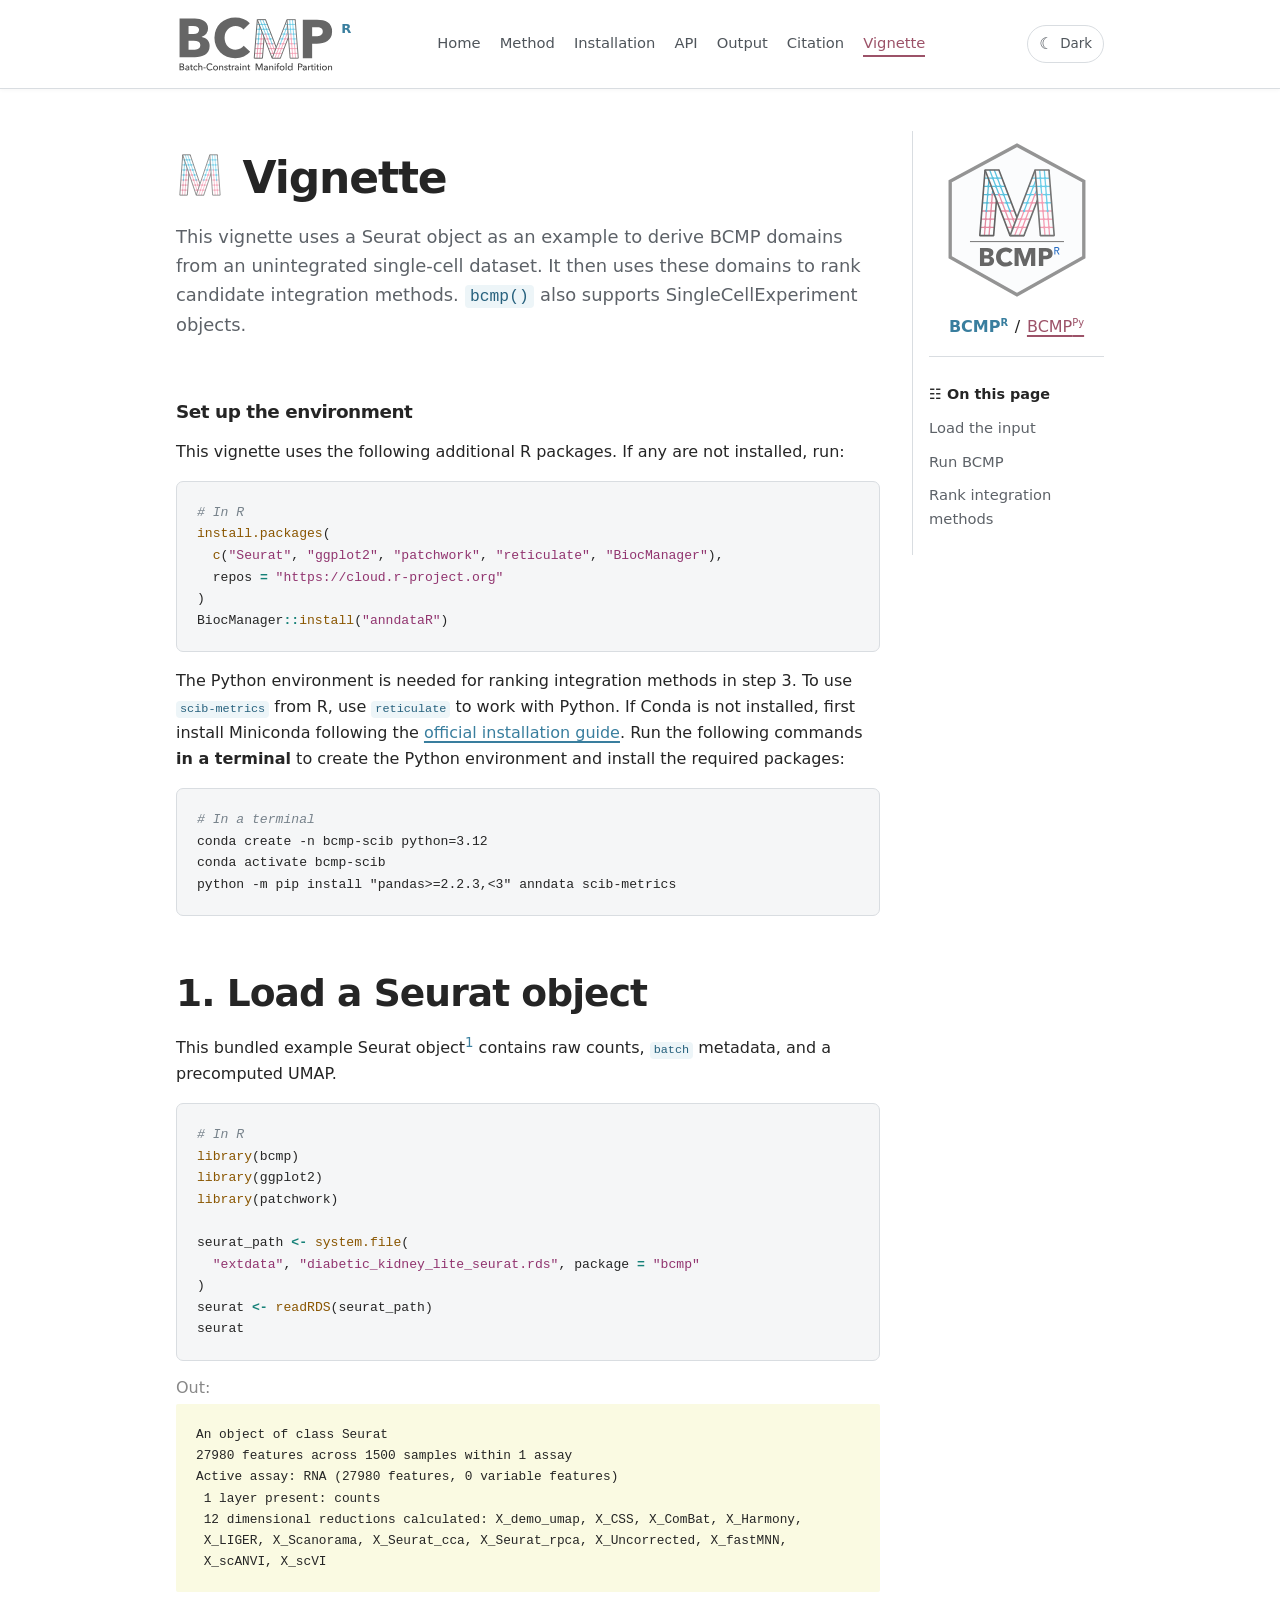
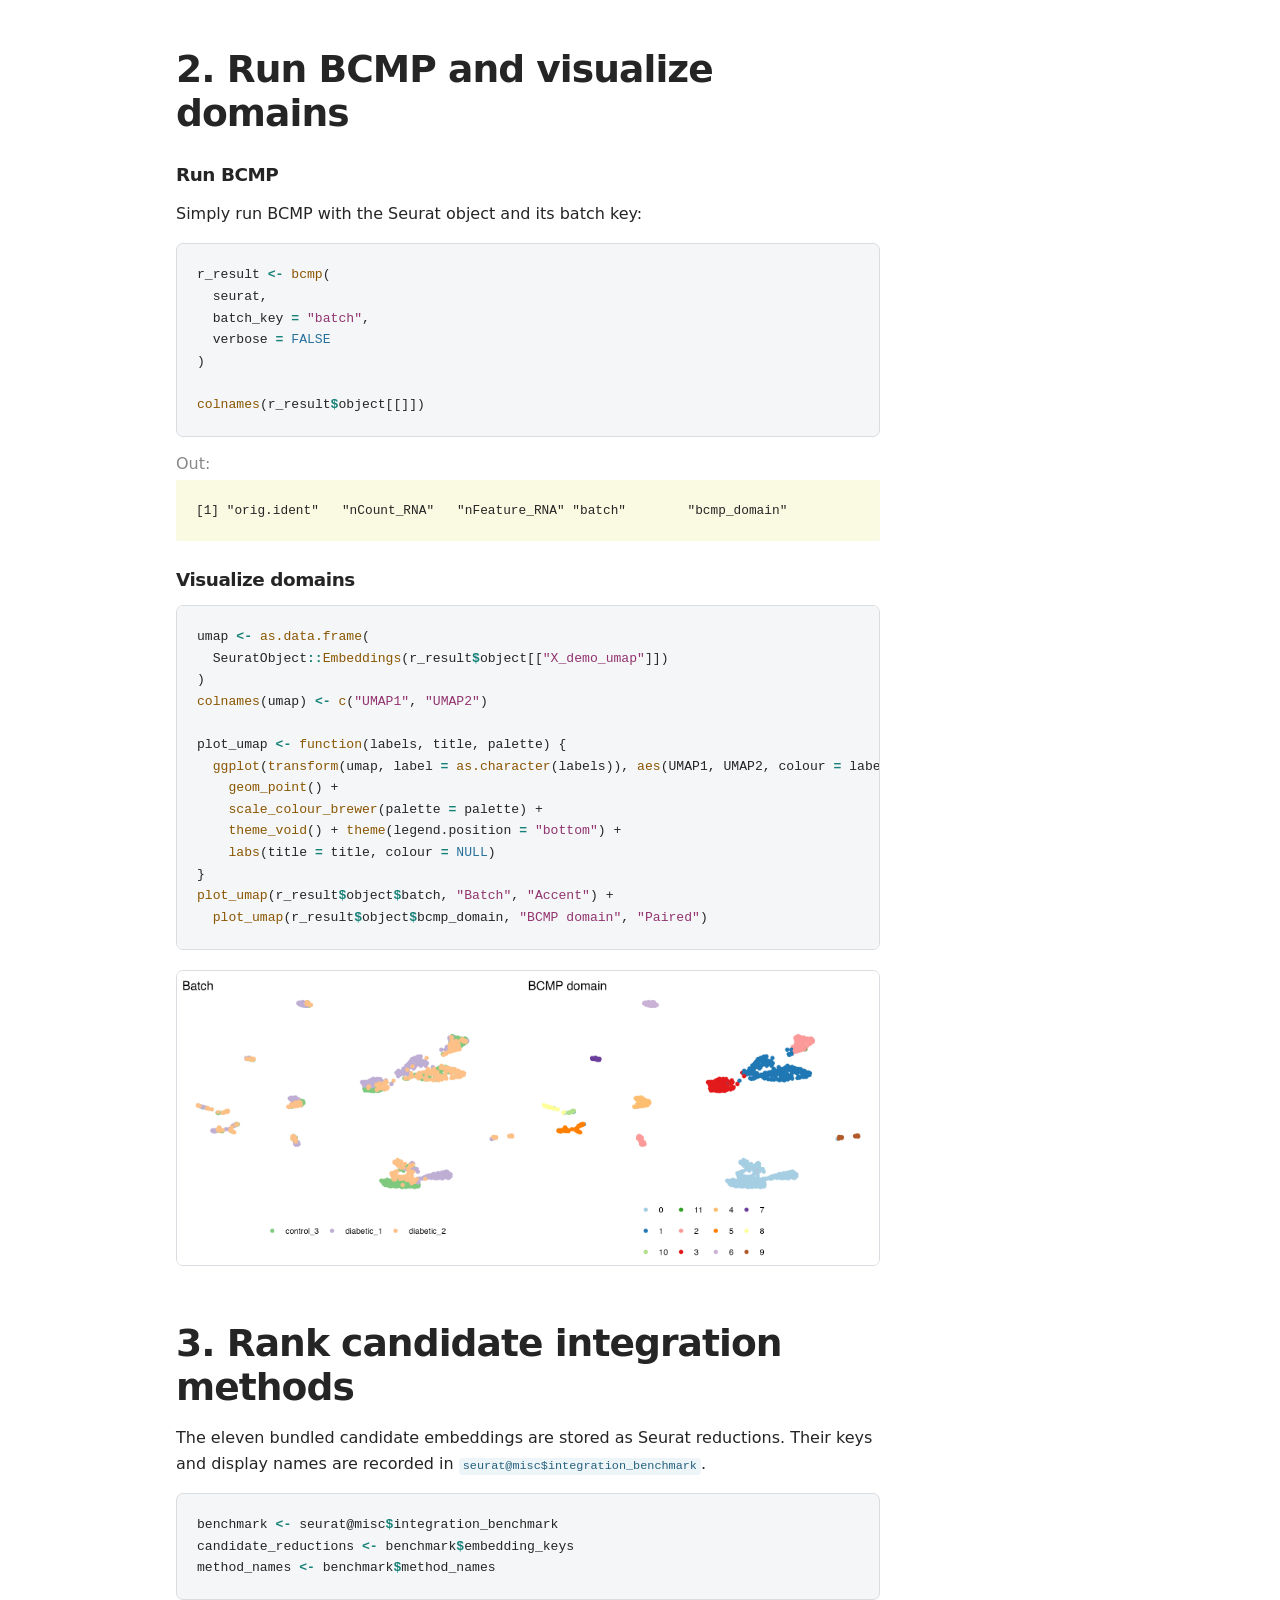
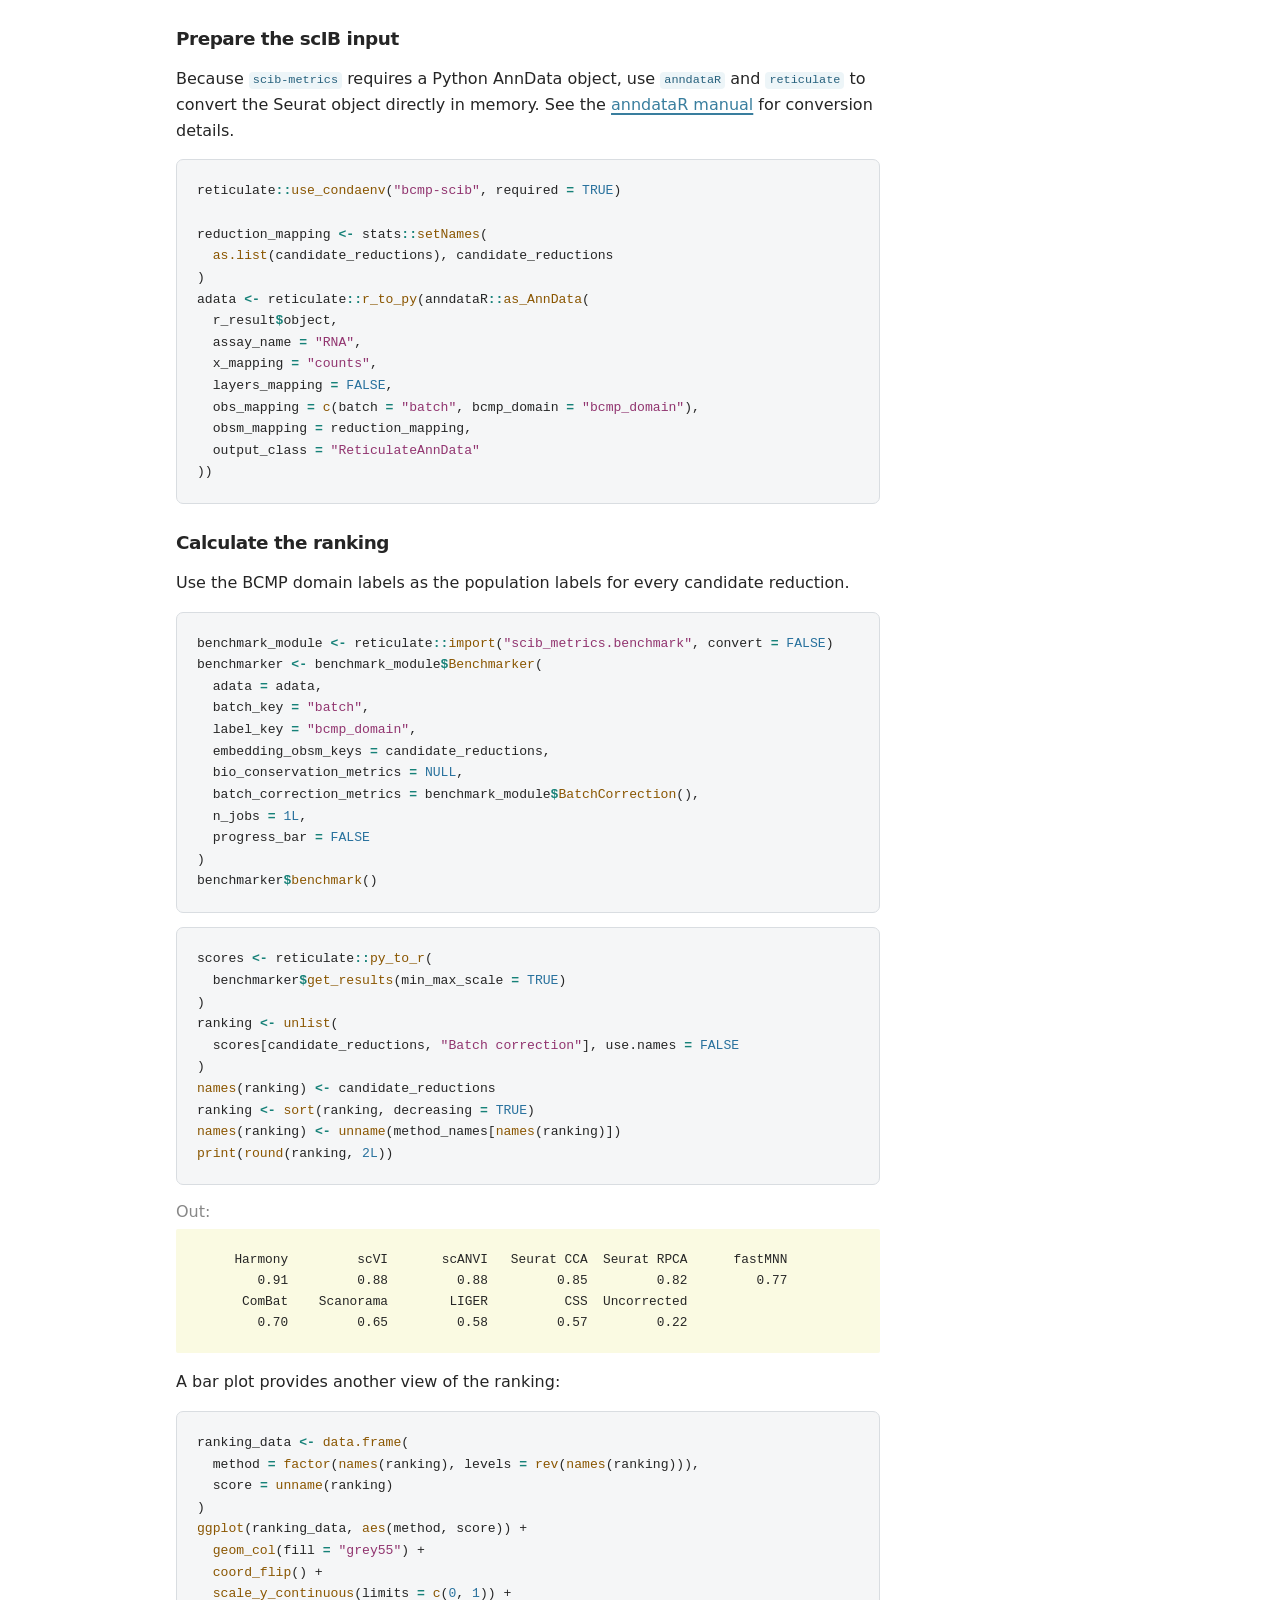
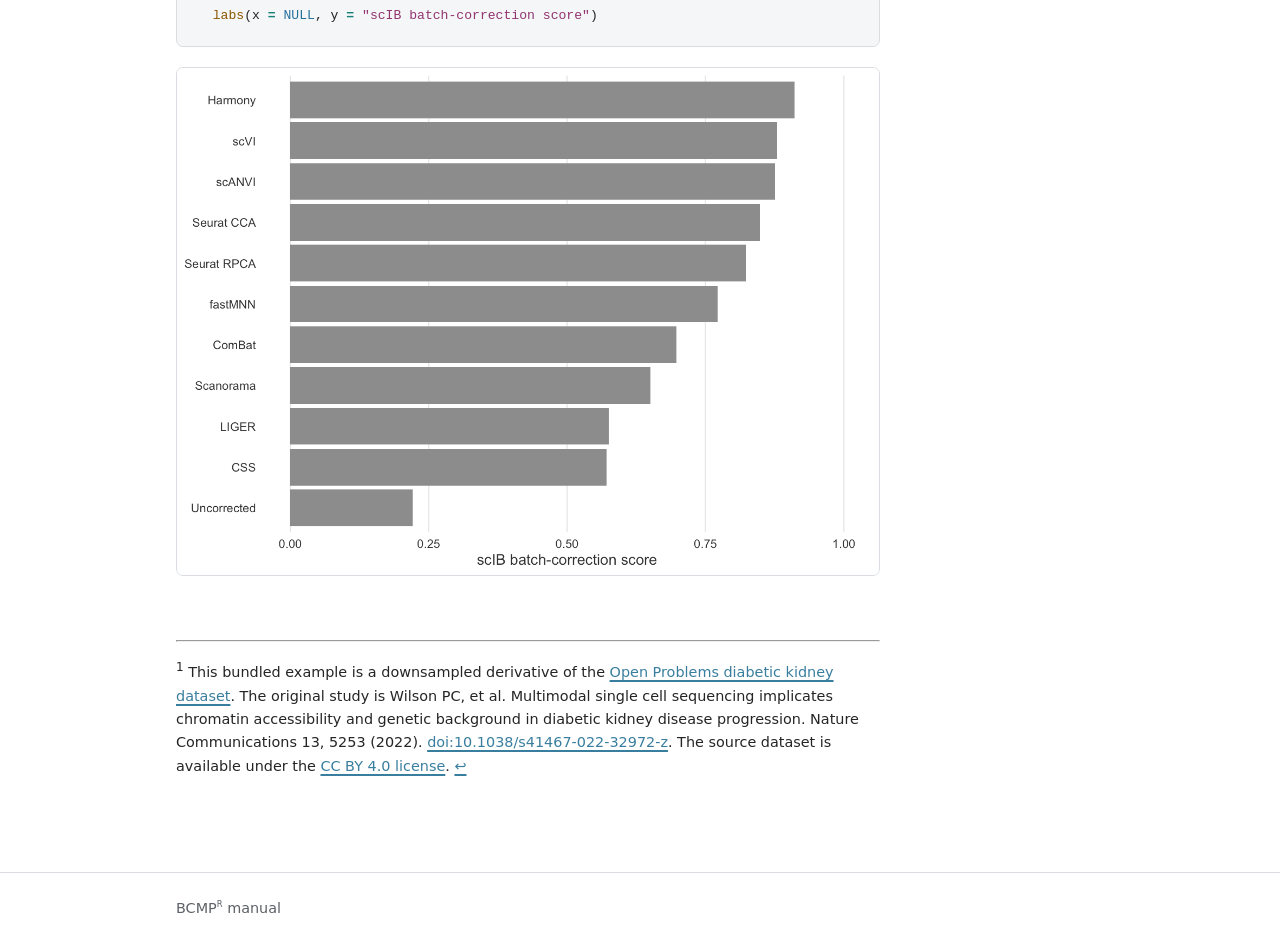
<file: docs/vignette.html>
<!doctype html>
<html lang="en"><head><meta charset="utf-8"><meta name="viewport" content="width=device-width, initial-scale=1"><title>Vignette — BCMP R</title><link rel="icon" type="image/png" sizes="32x32" href="assets/bcmp-favicon-32.png"><link rel="stylesheet" href="style.css?v=20260916-footnote-spacing"><script defer src="theme.js?v=20260823-signature-v3"></script></head>
<body>
<header class="topbar"><div class="shell"><div class="identity"><a class="brand" href="index.html">BCMP</a><span class="manual-current">R</span></div><nav class="nav" aria-label="Manual"><a href="index.html">Home</a><a href="method.html">Method</a><a href="installation.html">Installation</a><a href="api.html">API</a><a href="output.html">Output</a><a href="citation.html">Citation</a><a aria-current="page" href="vignette.html">Vignette</a></nav><button class="theme-toggle" type="button" data-theme-toggle aria-label="Switch to dark mode" title="Switch to dark mode"><span class="theme-toggle__icon" aria-hidden="true">☾</span><span class="theme-toggle__label">Dark</span></button></div></header>
<div class="manual-layout shell"><main class="prose">
  <section class="page-heading"><h1 id="vignette">Vignette</h1><p>This vignette uses a Seurat object as an example to derive BCMP domains from an unintegrated single-cell dataset. It then uses these domains to rank candidate integration methods. <code>bcmp()</code> also supports SingleCellExperiment objects.</p></section>

  <h3 id="set-up-the-environment">Set up the environment</h3>
  <p>This vignette uses the following additional R packages. If any are not installed, run:</p>
  <pre><code><span class="tok-comment"># In R</span>
install.packages(
  c("Seurat", "ggplot2", "patchwork", "reticulate", "BiocManager"),
  repos = "https://cloud.r-project.org"
)
BiocManager::install("anndataR")</code></pre>

  <p>The Python environment is needed for ranking integration methods in step 3. To use <code>scib-metrics</code> from R, use <code>reticulate</code> to work with Python. If Conda is not installed, first install Miniconda following the <a href="https://www.anaconda.com/docs/getting-started/installation">official installation guide</a>. Run the following commands <strong>in a terminal</strong> to create the Python environment and install the required packages:</p>
  <pre><code><span class="tok-comment"># In a terminal</span>
conda create -n bcmp-scib python=3.12
conda activate bcmp-scib
python -m pip install "pandas&gt;=2.2.3,&lt;3" anndata scib-metrics</code></pre>

  <h2 id="load-the-example-seurat-object">1. Load a Seurat object</h2>
  <p>This bundled example Seurat object<sup><a id="dataset-source-ref" href="#dataset-source-note" role="doc-noteref" aria-label="Footnote 1: dataset source">1</a></sup> contains raw counts, <code>batch</code> metadata, and a precomputed UMAP.</p>
  <pre><code><span class="tok-comment"># In R</span>
library(bcmp)
library(ggplot2)
library(patchwork)

seurat_path &lt;- system.file(
  "extdata", "diabetic_kidney_lite_seurat.rds", package = "bcmp"
)
seurat &lt;- readRDS(seurat_path)
seurat</code></pre>
  <div class="vignette-output"><pre><code>An object of class Seurat
27980 features across 1500 samples within 1 assay
Active assay: RNA (27980 features, 0 variable features)
 1 layer present: counts
 12 dimensional reductions calculated: X_demo_umap, X_CSS, X_ComBat, X_Harmony,
 X_LIGER, X_Scanorama, X_Seurat_cca, X_Seurat_rpca, X_Uncorrected, X_fastMNN,
 X_scANVI, X_scVI</code></pre></div>

  <h2 id="run-bcmp">2. Run BCMP and visualize domains</h2>
  <h3>Run BCMP</h3>
  <p>Simply run BCMP with the Seurat object and its batch key:</p>
  <pre><code>r_result &lt;- bcmp(
  seurat,
  batch_key = "batch",
  verbose = FALSE
)

colnames(r_result$object[[]])</code></pre>
  <div class="vignette-output"><pre><code>[1] "orig.ident"   "nCount_RNA"   "nFeature_RNA" "batch"        "bcmp_domain"</code></pre></div>

  <h3>Visualize domains</h3>
  <pre><code>umap &lt;- as.data.frame(
  SeuratObject::Embeddings(r_result$object[["X_demo_umap"]])
)
colnames(umap) &lt;- c("UMAP1", "UMAP2")

plot_umap &lt;- function(labels, title, palette) {
  ggplot(transform(umap, label = as.character(labels)), aes(UMAP1, UMAP2, colour = label)) +
    geom_point() +
    scale_colour_brewer(palette = palette) +
    theme_void() + theme(legend.position = "bottom") +
    labs(title = title, colour = NULL)
}
plot_umap(r_result$object$batch, "Batch", "Accent") +
  plot_umap(r_result$object$bcmp_domain, "BCMP domain", "Paired")</code></pre>
  <img class="vignette-figure" src="assets/vignette-umap.png?v=20260906-simple-points" data-theme-src-light="assets/vignette-umap.png?v=20260906-simple-points" data-theme-src-dark="assets/vignette-umap-dark.png?v=20260906-simple-points" alt="Precomputed UMAP shown by batch and R-derived BCMP domain">

  <h2 id="rank-candidate-integrations">3. Rank candidate integration methods</h2>
  <p>The eleven bundled candidate embeddings are stored as Seurat reductions. Their keys and display names are recorded in <code>seurat@misc$integration_benchmark</code>.</p>
  <pre><code>benchmark &lt;- seurat@misc$integration_benchmark
candidate_reductions &lt;- benchmark$embedding_keys
method_names &lt;- benchmark$method_names</code></pre>
  <h3>Prepare the scIB input</h3>
  <p>Because <code>scib-metrics</code> requires a Python AnnData object, use <code>anndataR</code> and <code>reticulate</code> to convert the Seurat object directly in memory. See the <a href="https://anndatar.scverse.org/articles/anndataR.html">anndataR manual</a> for conversion details.</p>
  <pre><code>reticulate::use_condaenv("bcmp-scib", required = TRUE)

reduction_mapping &lt;- stats::setNames(
  as.list(candidate_reductions), candidate_reductions
)
adata &lt;- reticulate::r_to_py(anndataR::as_AnnData(
  r_result$object,
  assay_name = "RNA",
  x_mapping = "counts",
  layers_mapping = FALSE,
  obs_mapping = c(batch = "batch", bcmp_domain = "bcmp_domain"),
  obsm_mapping = reduction_mapping,
  output_class = "ReticulateAnnData"
))
</code></pre>

  <h3>Calculate the ranking</h3>
  <p>Use the BCMP domain labels as the population labels for every candidate reduction.</p>
  <pre><code>benchmark_module &lt;- reticulate::import("scib_metrics.benchmark", convert = FALSE)
benchmarker &lt;- benchmark_module$Benchmarker(
  adata = adata,
  batch_key = "batch",
  label_key = "bcmp_domain",
  embedding_obsm_keys = candidate_reductions,
  bio_conservation_metrics = NULL,
  batch_correction_metrics = benchmark_module$BatchCorrection(),
  n_jobs = 1L,
  progress_bar = FALSE
)
benchmarker$benchmark()</code></pre>

  <pre><code>scores &lt;- reticulate::py_to_r(
  benchmarker$get_results(min_max_scale = TRUE)
)
ranking &lt;- unlist(
  scores[candidate_reductions, "Batch correction"], use.names = FALSE
)
names(ranking) &lt;- candidate_reductions
ranking &lt;- sort(ranking, decreasing = TRUE)
names(ranking) &lt;- unname(method_names[names(ranking)])
print(round(ranking, 2L))</code></pre>
  <div class="vignette-output"><pre><code>     Harmony         scVI       scANVI   Seurat CCA  Seurat RPCA      fastMNN
        0.91         0.88         0.88         0.85         0.82         0.77
      ComBat    Scanorama        LIGER          CSS  Uncorrected
        0.70         0.65         0.58         0.57         0.22</code></pre></div>
  <p>A bar plot provides another view of the ranking:</p>
  <pre><code>ranking_data &lt;- data.frame(
  method = factor(names(ranking), levels = rev(names(ranking))),
  score = unname(ranking)
)
ggplot(ranking_data, aes(method, score)) +
  geom_col(fill = "grey55") +
  coord_flip() +
  scale_y_continuous(limits = c(0, 1)) +
  labs(x = NULL, y = "scIB batch-correction score")</code></pre>
  <img class="vignette-figure vignette-figure--ranking" src="assets/vignette-ranking.png?v=20260910-r-scores" data-theme-src-light="assets/vignette-ranking.png?v=20260910-r-scores" data-theme-src-dark="assets/vignette-ranking-dark.png?v=20260910-r-scores" alt="Candidate integration methods ranked by scIB batch-correction score">

  <hr class="dataset-source-divider">
  <aside role="doc-footnote" id="dataset-source-note" aria-label="Footnote 1: dataset source">
    <p><sup>1</sup> This bundled example is a downsampled derivative of the <a href="https://www.openproblems.bio/datasets/cellxgene_census-dkd/">Open Problems diabetic kidney dataset</a>. The original study is Wilson PC, et al. Multimodal single cell sequencing implicates chromatin accessibility and genetic background in diabetic kidney disease progression. Nature Communications 13, 5253 (2022). <a href="https://doi.org/10.1038/s41467-022-32972-z">doi:10.1038/s41467-022-32972-z</a>. The source dataset is available under the <a href="https://creativecommons.org/licenses/by/4.0/">CC BY 4.0 license</a>. <a href="#dataset-source-ref" role="doc-backlink" aria-label="Back to footnote reference 1">↩</a></p>
  </aside>

</main><aside class="manual-aside" aria-label="BCMP package manuals"><img class="manual-aside__logo" src="assets/bcmp-r-light.svg" data-theme-src-light="assets/bcmp-r-light.svg" data-theme-src-dark="assets/bcmp-r-dark.svg" alt="BCMP R package logo"><div class="manual-aside__switcher"><span class="manual-aside__current" aria-current="page">BCMP<sup>R</sup></span><span aria-hidden="true">/</span><a href="https://guan-pujun.github.io/bcmp-python/">BCMP<sup>Py</sup></a></div><nav class="manual-aside__toc" aria-label="On this page"><strong>☷ On this page</strong><a href="#load-the-example-seurat-object">Load the input</a><a href="#run-bcmp">Run BCMP</a><a href="#rank-candidate-integrations">Rank integration methods</a></nav></aside></div><footer class="footer"><div class="shell">BCMP<sup>R</sup> manual</div></footer>
</body></html>
</file>
<file: docs/style.css>
:root {
  --ink: #12263a;
  --muted: #607387;
  --paper: #fbfcfe;
  --line: #dce5ed;
  --card: #ffffff;
  --blue: #134e6f;
  --blue-deep: #0c3147;
  --teal: #0d8270;
  --orange: #eb8b2d;
  --pale: #eaf5f4;
  --code: #eff4f7;
}

* { box-sizing: border-box; }
html { scroll-behavior: smooth; }
/* Keep a real scrollbar on short pages, including in embedded browser views. */
body {
  min-height: calc(100vh + 1px);
  margin: 0;
  color: var(--ink);
  background: var(--paper);
  font-family: Inter, ui-sans-serif, system-ui, -apple-system, BlinkMacSystemFont,
    "Segoe UI", sans-serif;
  line-height: 1.62;
}

a { color: var(--blue); text-decoration-thickness: 1.5px; text-underline-offset: 3px; }
a:hover { color: var(--teal); }
.shell { width: min(1120px, calc(100% - 40px)); margin: 0 auto; }

.topbar {
  background: var(--blue-deep);
  color: white;
  border-bottom: 3px solid var(--orange);
}
.topbar .shell {
  min-height: 70px; display: flex; align-items: center; justify-content: space-between;
  gap: 24px;
}
.brand { color: white; text-decoration: none; font-size: 1.35rem; font-weight: 760; letter-spacing: -.03em; }
.brand sup { color: #72d7cb; font-size: .65em; padding-left: 2px; }
.nav { display: flex; flex-wrap: wrap; gap: 18px; font-size: .92rem; }
.nav a { color: #d9edf0; text-decoration: none; }
.nav a:hover, .nav a[aria-current="page"] { color: white; border-bottom: 2px solid #72d7cb; }

.hero { background: linear-gradient(135deg, #e5f3f1 0%, #f9fbfe 58%, #fff1df 100%); padding: 82px 0 66px; }
.eyebrow { color: var(--teal); font-size: .82rem; font-weight: 760; letter-spacing: .12em; text-transform: uppercase; }
h1, h2, h3 { line-height: 1.18; letter-spacing: -.035em; }
h1 { font-size: clamp(2.7rem, 6vw, 5.2rem); max-width: 760px; margin: 12px 0 18px; }
h2 { font-size: clamp(1.65rem, 3vw, 2.35rem); margin: 55px 0 14px; }
h3 { font-size: 1.15rem; margin: 28px 0 8px; }
.lead { font-size: 1.22rem; max-width: 730px; color: #345064; }
.release-note { border-left: 4px solid var(--orange); background: #fff8ef; padding: 13px 16px; color: #6d4c2b; margin: 26px 0 0; max-width: 760px; }

main { padding: 20px 0 80px; }
.page-heading { padding: 42px 0 16px; border-bottom: 1px solid var(--line); }
.page-heading h1 { font-size: clamp(2.3rem, 5vw, 4rem); margin: 6px 0 10px; }
.page-heading p { max-width: 760px; color: var(--muted); font-size: 1.12rem; }
.grid { display: grid; grid-template-columns: repeat(3, 1fr); gap: 16px; margin: 32px 0; }
.card {
  display: block; background: var(--card); border: 1px solid var(--line); border-radius: 14px;
  padding: 21px; text-decoration: none; box-shadow: 0 4px 18px rgb(19 78 111 / 6%);
  transition: transform .16s ease, box-shadow .16s ease;
}
.card:hover { transform: translateY(-3px); box-shadow: 0 10px 26px rgb(19 78 111 / 14%); }
.card strong { display: block; font-size: 1.1rem; color: var(--ink); margin-bottom: 4px; }
.card span { color: var(--muted); font-size: .95rem; }

.flow { display: grid; grid-template-columns: repeat(2, minmax(0, 1fr)); gap: 12px; margin: 26px 0 36px; }
.step { background: var(--card); border-top: 4px solid var(--teal); padding: 17px; border-radius: 0 0 11px 11px; box-shadow: 0 3px 14px rgb(19 78 111 / 5%); }
.step b { display: block; color: var(--teal); margin-bottom: 7px; font-size: .82rem; letter-spacing: .08em; text-transform: uppercase; }

.prose { width: min(860px, 100%); }
.manual-layout { display: grid; gap: 2rem; grid-template-columns: minmax(0, 1fr) 12rem; width: min(1120px, calc(100% - 40px)); }
.manual-layout .prose { width: auto; }
.manual-aside { align-self: start; border-left: 1px solid var(--line); margin-top: 42px; padding-left: 1rem; }
.manual-aside__logo { display: block; height: auto; margin: .7rem auto 1rem; width: 9rem; }
.manual-aside__switcher { align-items: baseline; border-bottom: 1px solid var(--line); display: flex; gap: .42rem; justify-content: center; padding: 0 0 1rem; }
.manual-aside__switcher sup { font-size: .62em; line-height: 0; vertical-align: super; }
.manual-aside__current { color: #397e9e; font-weight: 700; }
.manual-aside__switcher a { color: #9c5268; }
.manual-aside__toc { display: grid; gap: .62rem; padding: 1.6rem 0 1.5rem; }
.manual-aside__toc strong { font-size: .9rem; }
.manual-aside__toc a { color: var(--muted); font-size: .92rem; text-decoration: none; }
.manual-aside__toc a:hover { color: #9c5268; text-decoration: underline; }
.manual-aside__toc-group, .manual-aside__toc-sub { display: grid; gap: .5rem; }
.manual-aside__toc-sub { border-left: 1px solid var(--line); margin-left: .18rem; padding-left: .72rem; }
.manual-aside__toc-sub a { font-size: .84rem; }

/* Match the Python manual's neutral code surface while retaining R syntax cues. */
.tok-comment { color: #77828b; font-style: italic; }
.tok-function { color: #8a5600; }
.tok-string { color: #91346f; }
.tok-literal,
.tok-number { color: #28719d; }
.tok-operator { color: #168178; font-weight: 600; }
.prose ul, .prose ol { padding-left: 1.35rem; }
.prose li { margin: .32rem 0; }
.callout { background: var(--pale); border: 1px solid #c9e6e1; border-radius: 10px; padding: 18px 20px; margin: 24px 0; }
code { background: #edf5f8; color: #27617d; padding: .12em .34em; border-radius: 4px; font-size: .91em; }
pre { overflow-x: auto; background: linear-gradient(120deg, #f2f8fb, #f8fbfc); border: 1px solid #cbdde6; border-left: 3px solid #397e9e; color: #27617d; padding: 20px; border-radius: 7px; line-height: 1.5; font-size: .9rem; }
pre code { background: transparent; color: var(--ink); padding: 0; }

html[data-theme="dark"] pre code { color: #f8f8f2; }
html[data-theme="dark"] .tok-comment { color: #ffd900; }
html[data-theme="dark"] .tok-function { color: #00e0e0; }
html[data-theme="dark"] .tok-string { color: #abe338; }
html[data-theme="dark"] .tok-literal,
html[data-theme="dark"] .tok-number { color: #ffd900; }
html[data-theme="dark"] .tok-operator { color: #abe338; }
.bcmp-debug { color: #2b6ea6; }
html[data-theme="dark"] .bcmp-debug { color: #87cbe5; }
table { border-collapse: collapse; width: 100%; margin: 20px 0 30px; font-size: .94rem; }
th { background: #eaf2f6; text-align: left; }
th, td { border: 1px solid var(--line); padding: 10px 12px; vertical-align: top; }
.output-fields { table-layout: fixed; }
.output-fields th:first-child { width: 40%; }
.output-fields td:first-child { overflow-wrap: anywhere; }
.output-grid { display: grid; grid-template-columns: 1fr 1fr; gap: 16px; }
.output-card { border: 1px solid var(--line); border-radius: 12px; background: #fff; padding: 18px; }
.output-card h3 { margin-top: 0; }
.output-card h3 a { color: inherit; font: inherit; text-decoration: none; }
.footer { border-top: 1px solid var(--line); background: white; color: var(--muted); font-size: .9rem; padding: 24px 0; }

@media (max-width: 780px) {
  .topbar .shell { padding: 13px 0; align-items: flex-start; flex-direction: column; }
  .grid, .flow { grid-template-columns: 1fr; }
  .output-grid { grid-template-columns: 1fr; }
  .hero { padding: 52px 0 45px; }
}

/* Mirror the Python manual's PyData visual language: neutral document chrome,
   Python rose as the shared brand accent, and R blue as the package accent. */
:root {
  --ink: #252525;
  --muted: #5d6268;
  --paper: #ffffff;
  --line: #d9dde1;
  --blue: #397e9e;
  --blue-deep: #ffffff;
  --teal: #397e9e;
  --orange: #9c5268;
  --pale: #f2f8fb;
  --code: #f4f5f6;
  --title-symbol: url("assets/bcmp-title-symbol-light.svg");
  --brand-logo: url("assets/bcmp-logo-light.svg");
}

.shell { width: min(928px, calc(100% - 40px)); }
.topbar { background: #ffffff; color: var(--ink); border-bottom: 1px solid var(--line); box-shadow: 0 1px 4px rgb(0 0 0 / 4%); }
.topbar .shell { justify-content: space-between; min-height: 88px; }
.brand {
  background: var(--brand-logo) left center / auto 60px no-repeat;
  color: transparent; display: block; height: 64px; position: relative; width: 158px;
}
.brand:hover, .brand:focus { color: transparent; }
.identity { align-items: flex-start; display: flex; gap: 0; white-space: nowrap; }
.manual-current { align-self: flex-start; color: #397e9e; font-size: .82rem; font-weight: 700; line-height: 1; margin: .65rem 0 0 .45rem; }
.manual-separator { color: var(--muted); font-size: .82rem; }
.manual-switch { color: #9c5268; font-size: .88rem; font-weight: 650; text-decoration: none; }
.manual-switch:hover { text-decoration: underline; }
.nav { gap: 19px; font-weight: 530; }
.nav a { color: #4f555b; }
.nav a:hover, .nav a[aria-current="page"] { color: #9c5268; border-bottom-color: #9c5268; }
.theme-toggle { align-items: center; background: #ffffff; border: 1px solid var(--line); border-radius: 999px; color: #4f555b; cursor: pointer; display: inline-flex; font: inherit; font-size: .84rem; gap: .42rem; margin-left: 1rem; padding: .42rem .68rem; }
.theme-toggle:hover { border-color: #397e9e; color: #397e9e; }
.theme-toggle__icon { font-size: 1rem; line-height: 1; }

.hero { background: #ffffff; padding: 50px 0 22px; }
.eyebrow { color: var(--blue); font-size: .78rem; letter-spacing: .11em; }
h1, h2, h3 { letter-spacing: -.025em; }
h1 { font-size: clamp(2.35rem, 5vw, 3.35rem); }
.lead { color: var(--muted); font-size: 1.18rem; max-width: 720px; }
.release-note { background: linear-gradient(100deg, #fbf4f6, #f2f8fb); border: 1px solid var(--line); border-left: 3px solid #9c5268; border-radius: 7px; color: var(--ink); }
.package-badge { float: right; margin: -8px 0 12px 30px; width: 9rem; }
.package-badge img { display: block; height: auto; width: 100%; }

main { padding-top: 18px; }
.page-heading { border-bottom: 0; padding-top: 38px; }
.page-heading h1 { color: var(--ink); font-size: clamp(2rem, 4vw, 2.75rem); }
.page-heading h1 sup, .card sup, .footer sup { font-size: .58em; line-height: 0; vertical-align: super; }
.page-heading h1::before { background: var(--title-symbol) center / contain no-repeat; content: ""; display: inline-block; height: 3rem; margin-right: .42em; vertical-align: -.14em; width: 3rem; }
.page-heading--home h1::before { content: none; display: none; }
.card { border-radius: 7px; box-shadow: none; padding: 18px; transition: background .16s ease, box-shadow .16s ease; }
.card:hover { background: #f2f8fb; border-color: #397e9e; box-shadow: 0 .25rem .9rem rgb(0 0 0 / 8%); transform: none; }
.card strong { color: #397e9e; font-size: 1.04rem; }
.vignette-figure { background: var(--code); border: 1px solid var(--line); border-radius: 7px; display: block; height: auto; margin: 1.25rem 0 2rem; max-width: min(44rem, 100%); }
.vignette-figure--ranking { width: 100%; max-width: 100%; }
.prose #dataset-source-ref { text-decoration: none; }
.prose .dataset-source-divider { margin: 4rem 0 1rem; }
.prose #dataset-source-note { font-size: .9rem; }
.vignette-output { color: #888; margin: 1em 0; }
.vignette-output::before { content: "Out:"; display: block; line-height: 1.4; margin-bottom: .3rem; }
.vignette-output pre { background: #fafae2; border: 0; border-radius: 2px; color: var(--ink); font-size: .88rem; margin: 0; }

.step { background: #f2f8fb; border: 1px solid var(--line); border-radius: 7px; border-top-width: 1px; box-shadow: none; min-height: 150px; padding: 17px 17px 17px 58px; position: relative; }
.step b { align-items: center; background: #397e9e; border-radius: 50%; color: white; display: flex; height: 30px; justify-content: center; left: 16px; margin: 0; position: absolute; top: 17px; width: 30px; font-size: .78rem; }
.step strong { color: #397e9e; }
.callout { background: linear-gradient(100deg, #fbf4f6, #f2f8fb); border: 1px solid var(--line); border-left: 3px solid #9c5268; border-radius: 7px; }
.callout strong { color: #9c5268; }
pre { background: #f5f6f7; border: 1px solid var(--line); border-radius: 7px; color: #27617d; }
th { background: #f5f6f7; }
.output-card { border-radius: 7px; }

.choice-grid { display: grid; gap: 18px; grid-template-columns: repeat(2, minmax(0, 1fr)); margin: 28px 0 36px; }
.choice-card { border: 1px solid var(--line); border-radius: 7px; border-top-width: 3px; display: flex; flex-direction: column; min-height: 300px; padding: 20px; }
.choice-card--py { background: #fbf4f6; border-top-color: #9c5268; }
.choice-card--r { background: #f2f8fb; border-top-color: #397e9e; }
.choice-card__header { align-items: center; display: flex; gap: 15px; margin-bottom: 14px; }
.choice-card__logo { display: block; flex: 0 0 6.5rem; width: 6.5rem; }
.choice-card__logo img { display: block; height: auto; width: 100%; }
.choice-card h3 { font-size: 1.55rem; margin: 0 0 3px; }
.choice-card h3 sup { font-size: .62em; line-height: 0; vertical-align: super; }
.choice-card--py h3 { color: #9c5268; }
.choice-card--r h3 { color: #397e9e; }
.choice-card__header p { color: var(--muted); font-size: .94rem; margin: 0; }
.choice-card__action { border: 1px solid currentColor; border-radius: 4px; color: inherit; margin-top: auto; padding: 10px 12px; text-align: center; text-decoration: none; }
.choice-card--py .choice-card__action { color: #9c5268; }
.choice-card--r .choice-card__action { color: #397e9e; }
.choice-card__action:hover { background: currentColor; color: white; }

html[data-theme="dark"] {
  --ink: #e8edf1;
  --muted: #b7c0c8;
  --paper: #15191d;
  --line: #3a434c;
  --card: #20262c;
  --blue: #79bedb;
  --blue-deep: #20262c;
  --teal: #79bedb;
  --orange: #e6a0b1;
  --pale: #202a31;
  --code: #2b343c;
  --title-symbol: url("assets/bcmp-title-symbol-dark.svg");
  --brand-logo: url("assets/bcmp-logo-dark.svg");
}

html[data-theme="dark"] .topbar,
html[data-theme="dark"] .footer { background: #1a2025; }
html[data-theme="dark"] .nav a { color: #d6dde3; }
html[data-theme="dark"] .nav a:hover,
html[data-theme="dark"] .nav a[aria-current="page"] { color: #e6a0b1; border-bottom-color: #e6a0b1; }
html[data-theme="dark"] .theme-toggle { background: #20262c; color: #d6dde3; }
html[data-theme="dark"] code { background: #263640; color: #93d4eb; }
html[data-theme="dark"] .card,
html[data-theme="dark"] .output-card { background: #20262c; }
html[data-theme="dark"] .card:hover { background: #26313a; }
html[data-theme="dark"] .step,
html[data-theme="dark"] .choice-card--r { background: #202a31; }
html[data-theme="dark"] .step strong { color: #79bedb; }
html[data-theme="dark"] .choice-card--py { background: #30252a; }
html[data-theme="dark"] .callout { background: linear-gradient(100deg, #291e23, #17252c); border-color: var(--line); border-left-color: #f2a9ba; }
html[data-theme="dark"] .callout strong { color: #f2a9ba; }
html[data-theme="dark"] .release-note { background: #30252a; border-color: var(--line); border-left-color: #e6a0b1; color: var(--ink); }
html[data-theme="dark"] pre { background: #2b2b2b; border-color: #3d3d3d; color: #f8f8f2; }
html[data-theme="dark"] .vignette-output { color: rgb(179, 179, 179); }
html[data-theme="dark"] .vignette-output pre { background: #2e2e22; color: var(--ink); }
html[data-theme="dark"] th { background: #293139; }
html[data-theme="dark"] .choice-card__logo { filter: brightness(.96); }
html[data-theme="dark"] .manual-aside__switcher a { color: #e6a0b1; }
html[data-theme="dark"] .manual-aside__toc a:hover { color: #e6a0b1; }

@media (max-width: 780px) {
  .package-badge { margin-left: 15px; width: 86px; }
  .choice-grid { grid-template-columns: 1fr; }
  .manual-layout { display: block; width: min(928px, calc(100% - 40px)); }
  .manual-aside { border-left: 0; border-top: 1px solid var(--line); margin: 2rem 0 0; padding: 1rem 0 0; }
}
</file>
